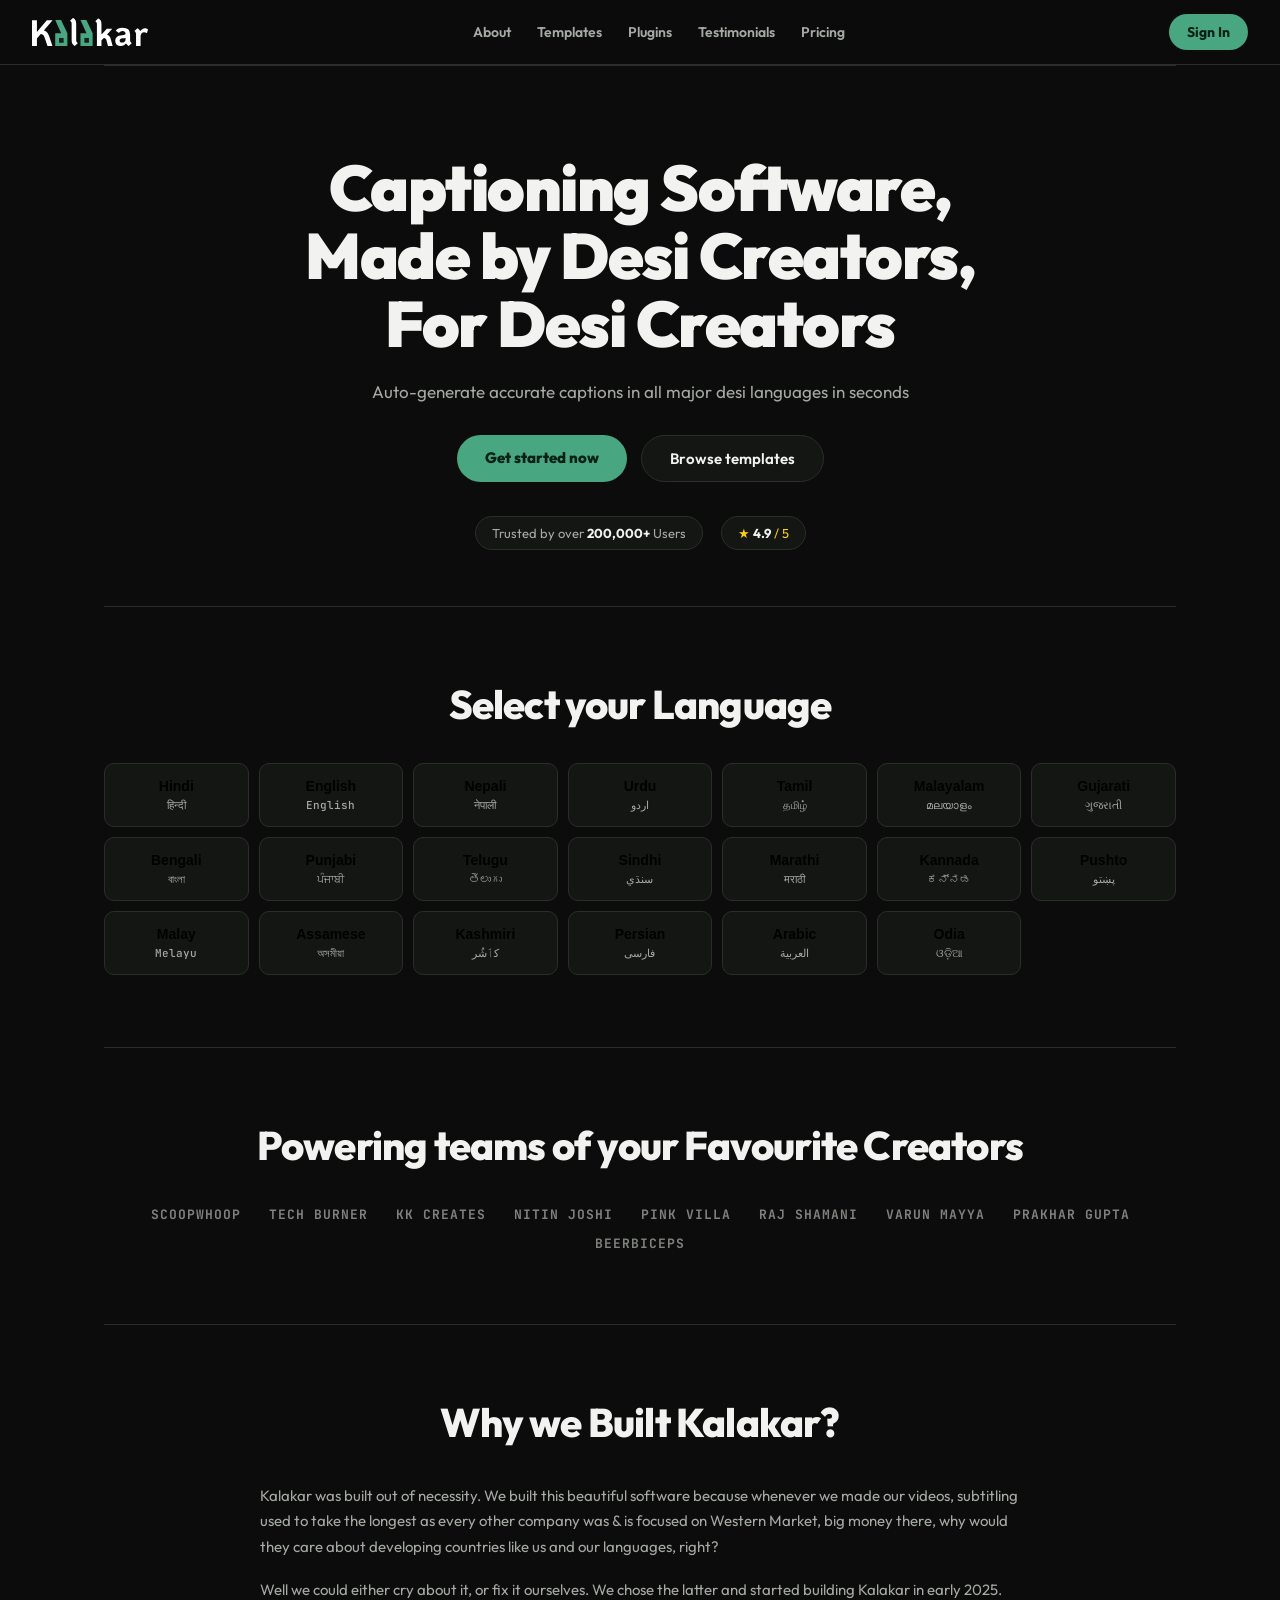
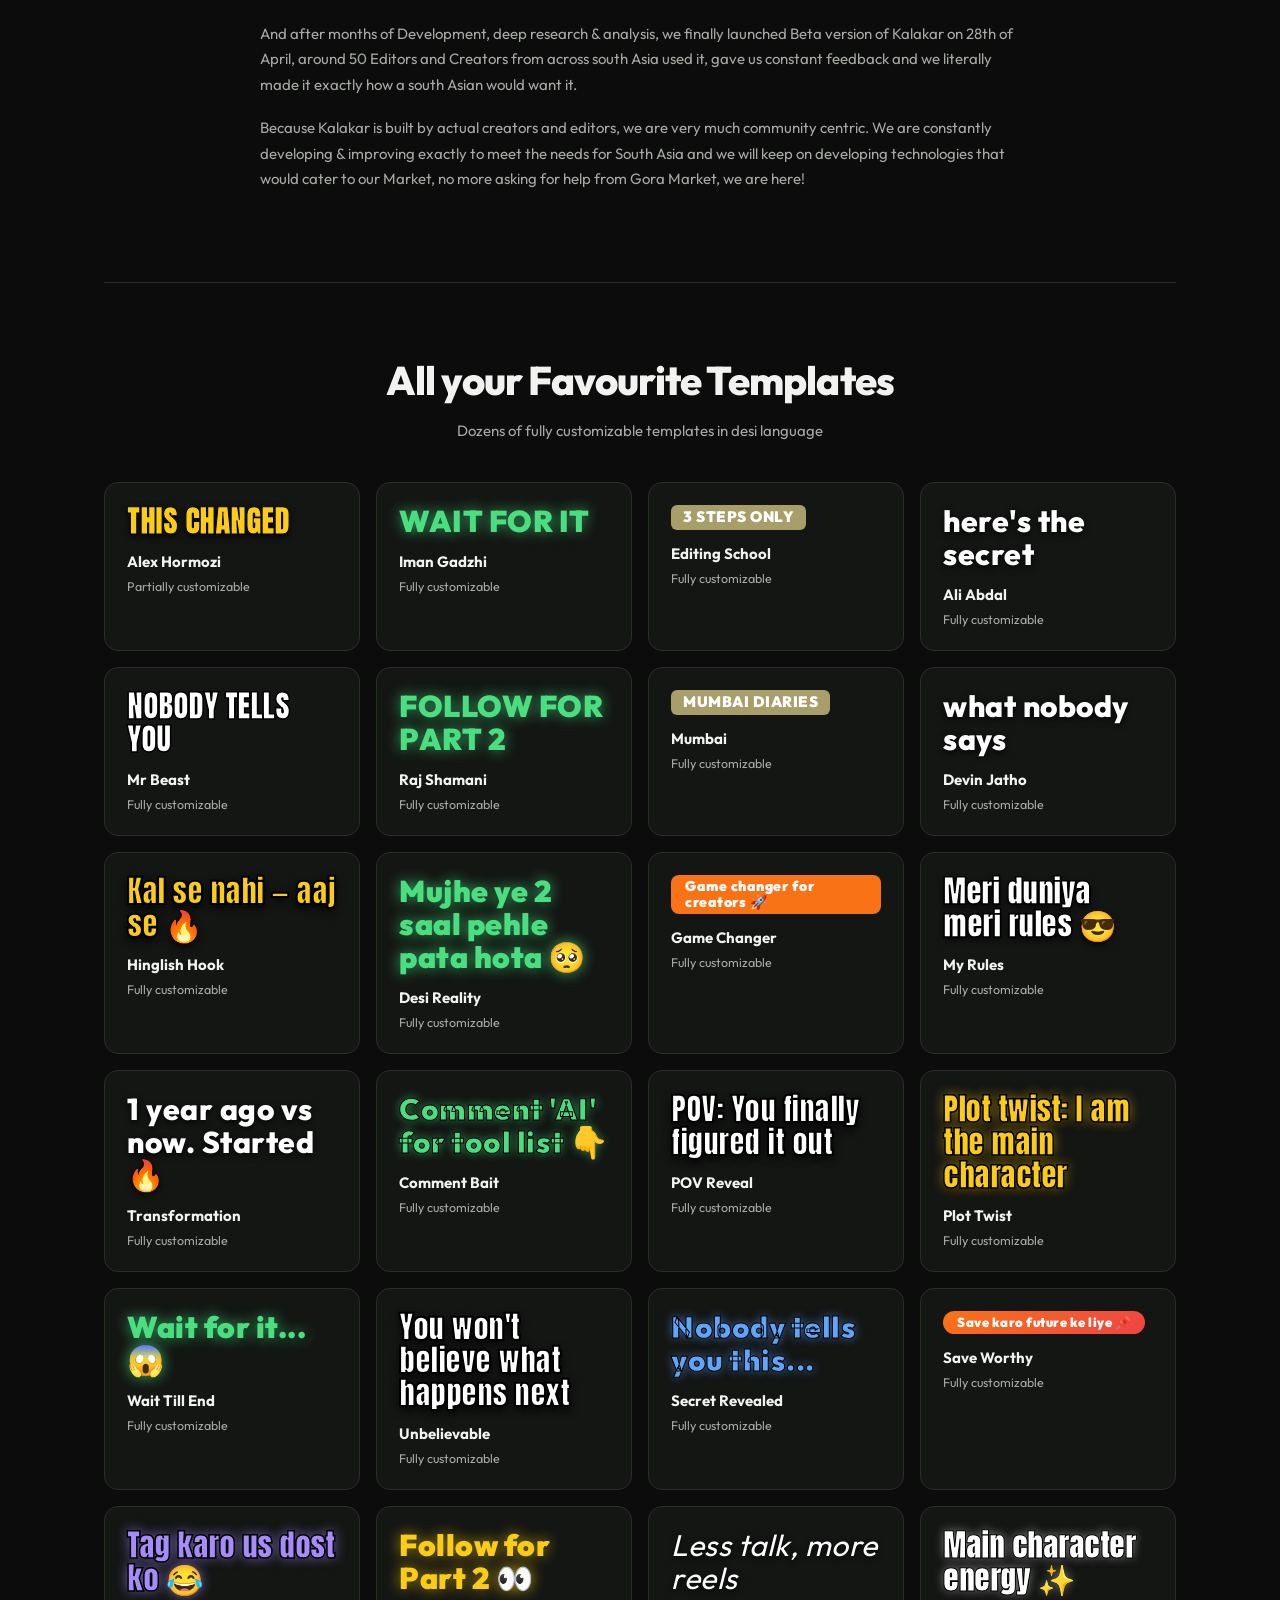
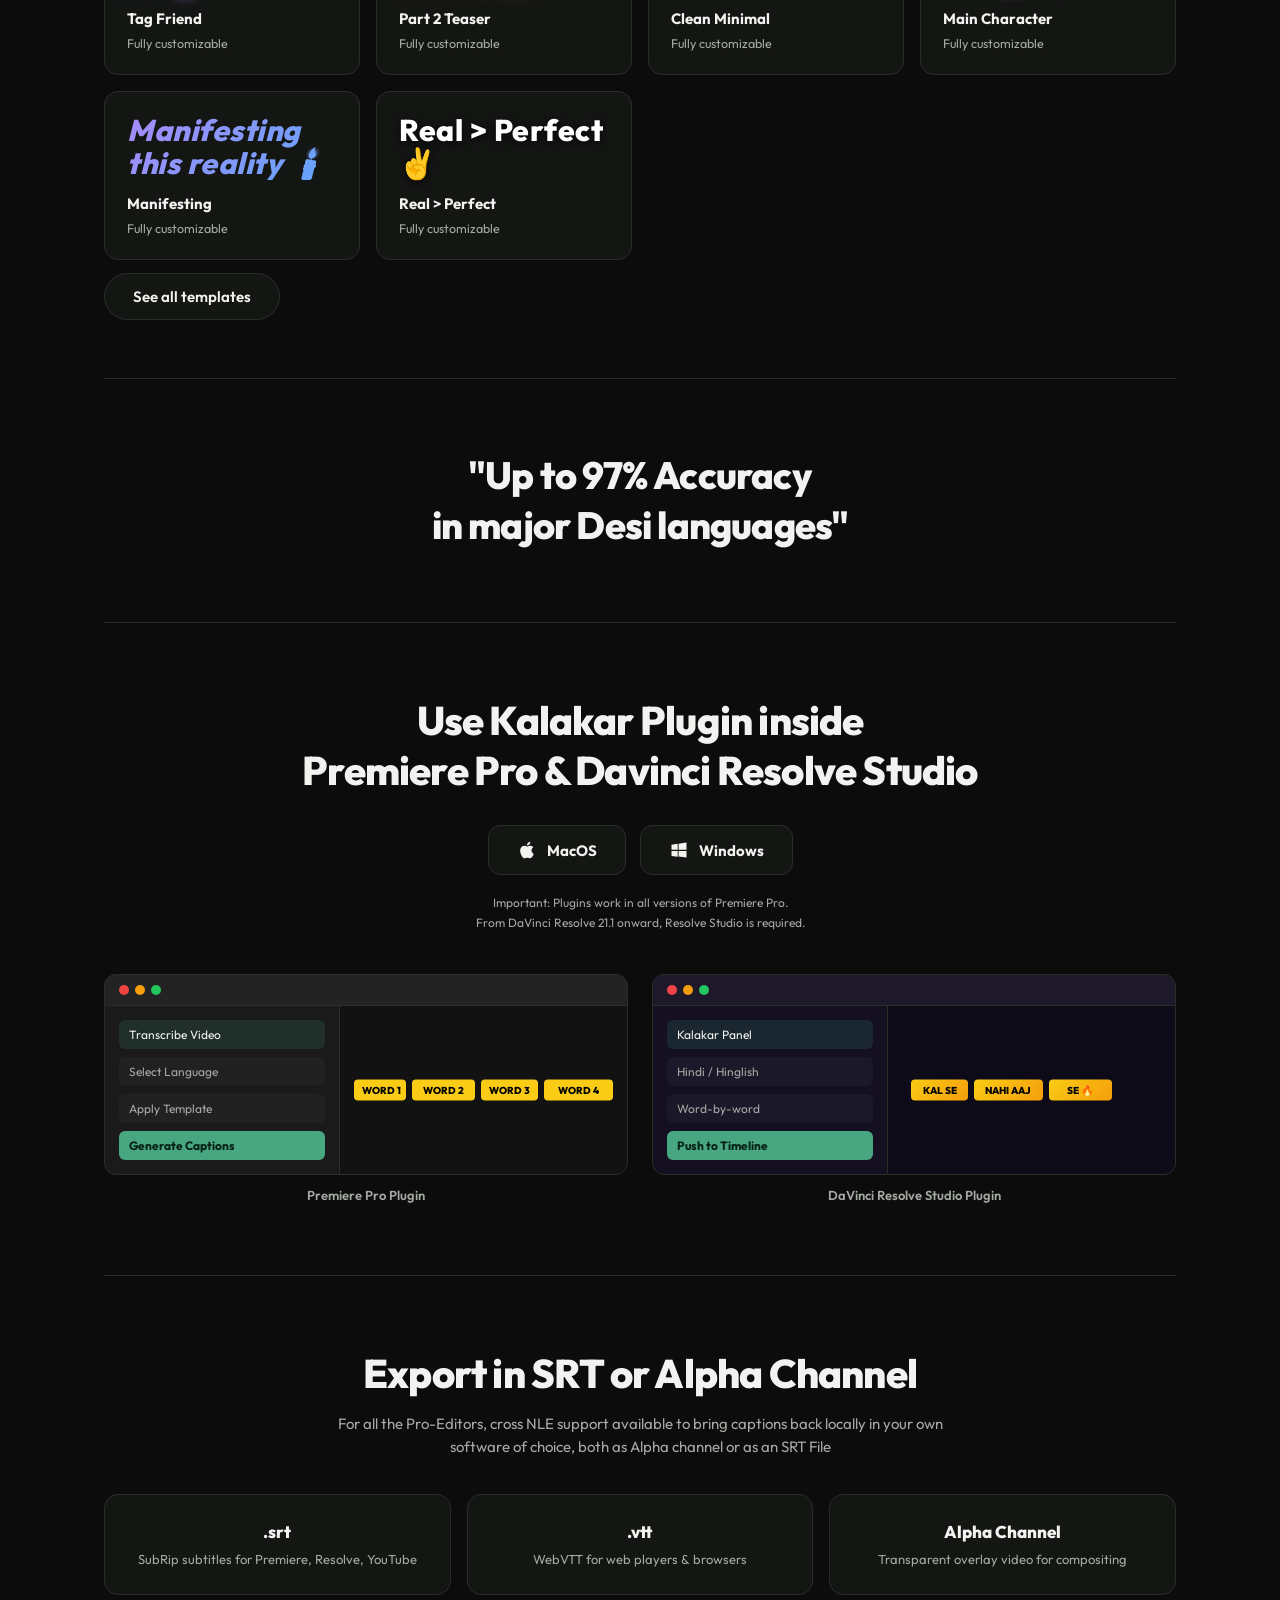
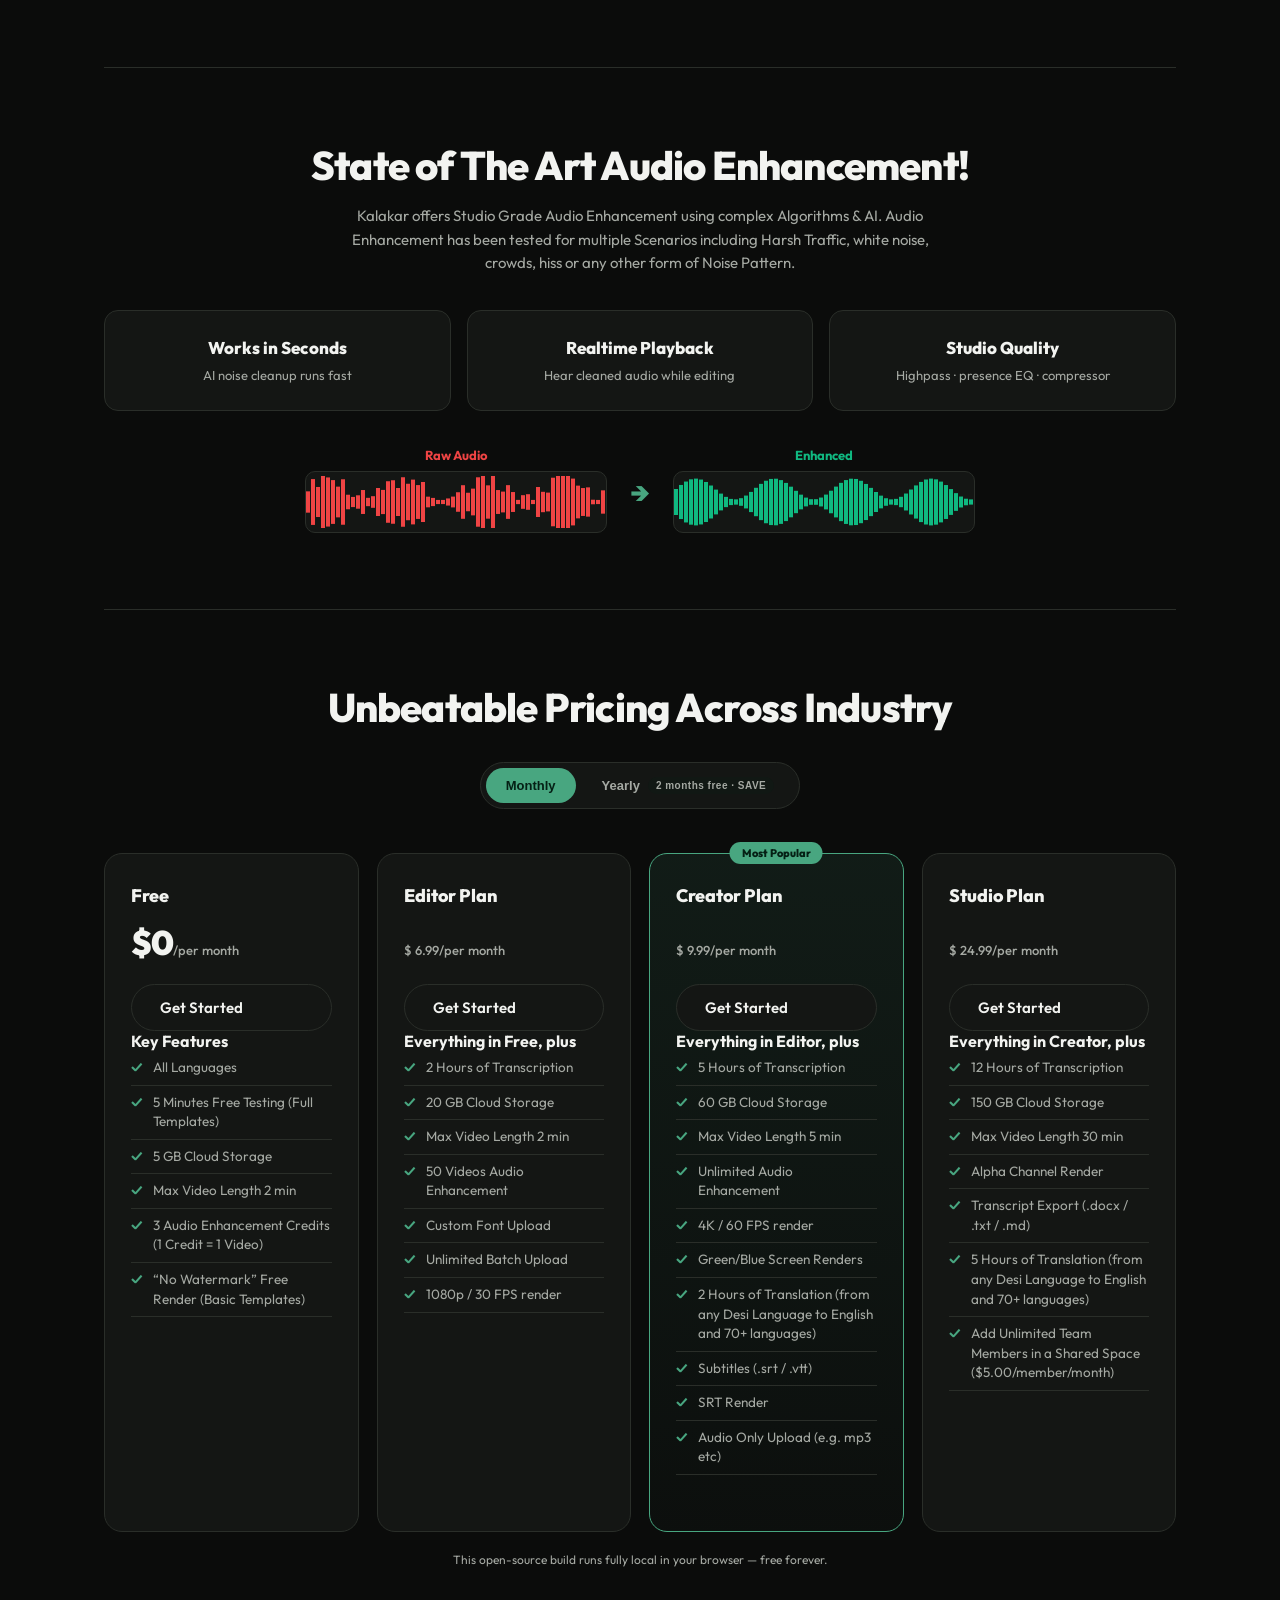
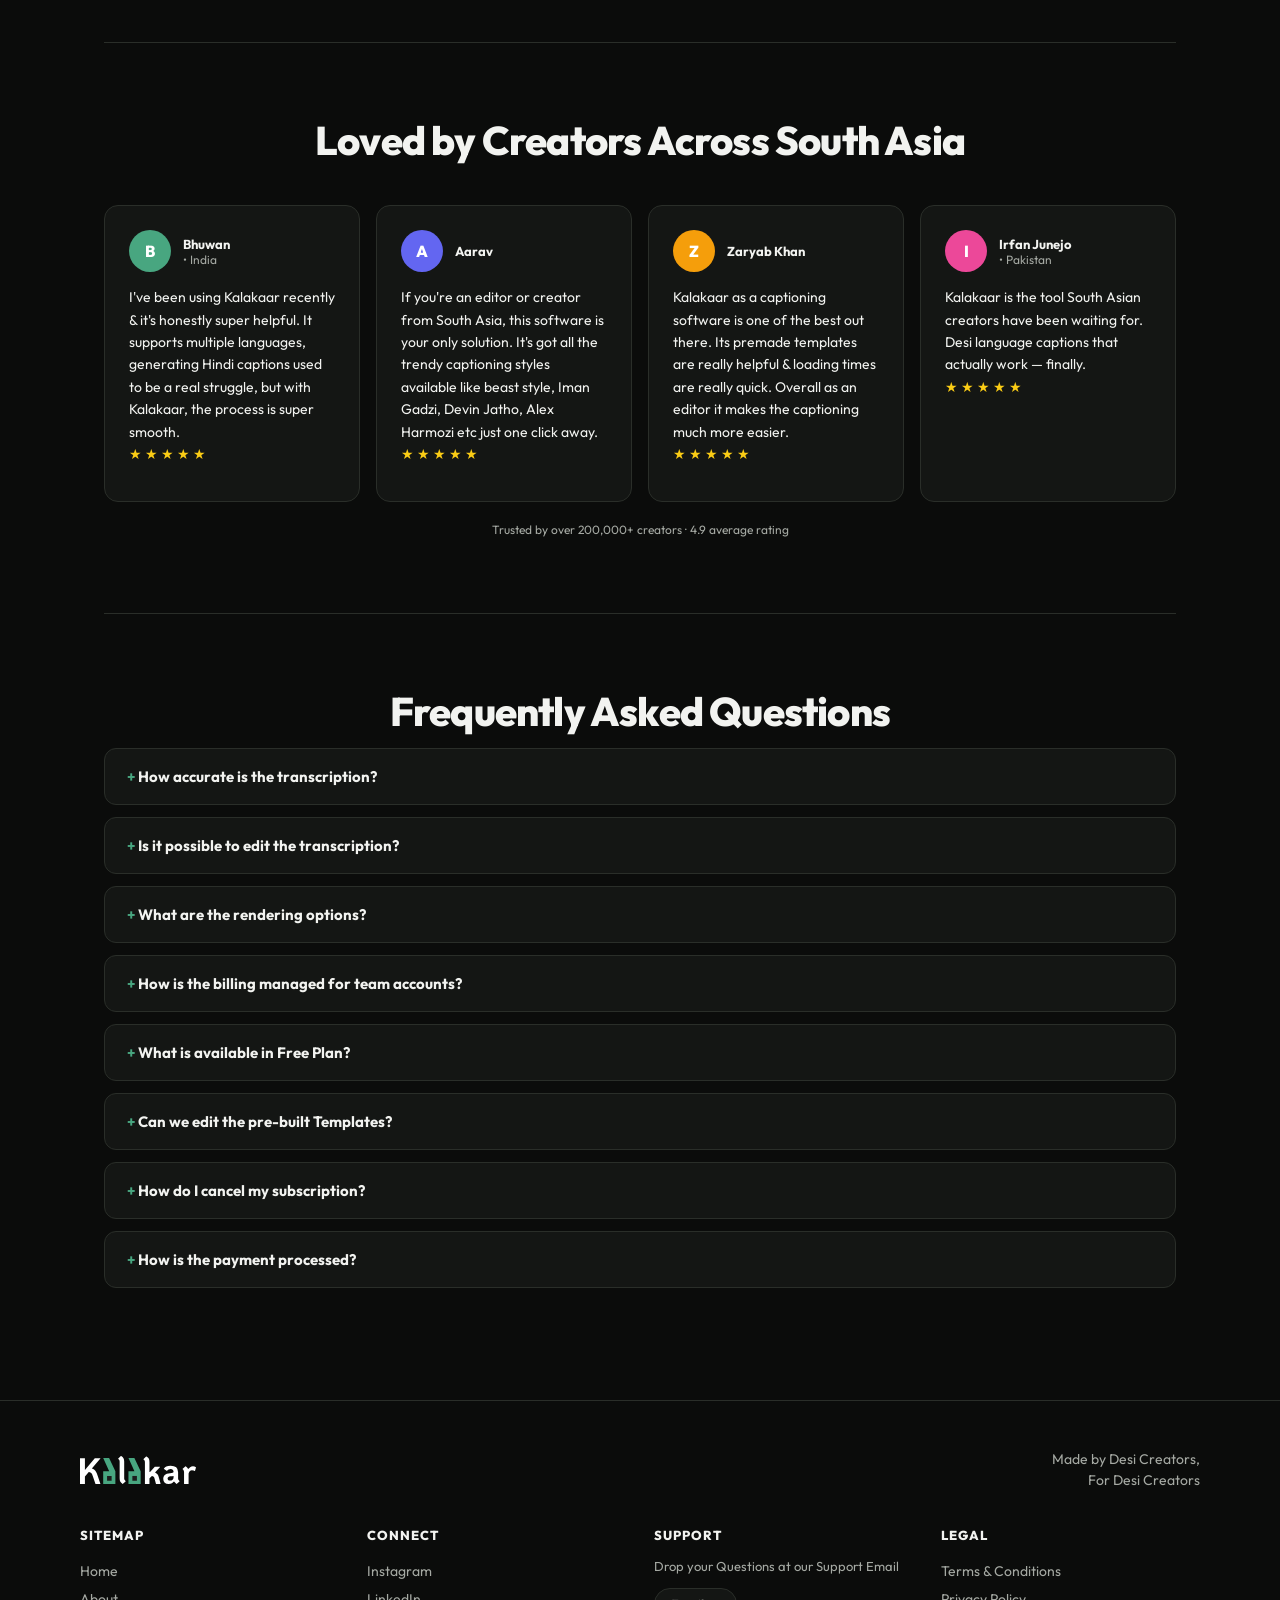
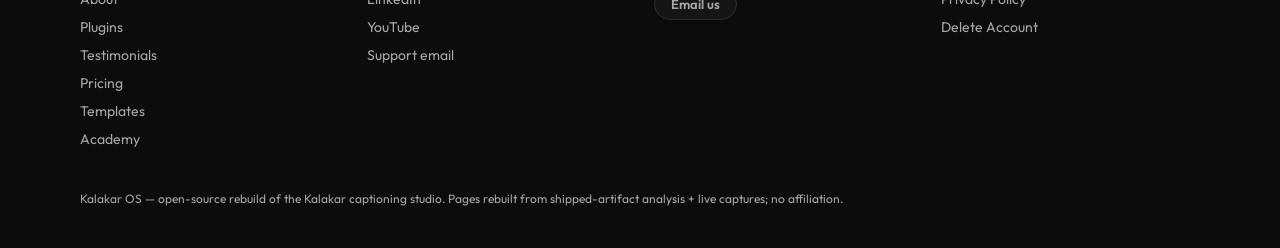
<file: index.html>
<!DOCTYPE html>
<html lang="en" data-theme="dark">
<head>
    <meta charset="UTF-8">
    <meta name="viewport" content="width=device-width, initial-scale=1.0">
    <title>Kalakar — Captioning Software, Made by Desi Creators, For Desi Creators</title>
    <link rel="stylesheet" href="https://fonts.googleapis.com/css2?family=Anton&family=Outfit:wght@400;600;800;900&family=JetBrains+Mono:wght@400;500;700&display=swap">
    <link rel="stylesheet" href="css/landing.css">
</head>
<body class="landing">
    <header class="landing-header">
        <a href="/" class="landing-logo">
            <svg xmlns="http://www.w3.org/2000/svg" width="116" height="28" fill="none" viewBox="0 0 116 28" aria-label="Kalakar">
                <path fill="#fff" d="M11.83 12.456q1.537.405 2.548 1.289 1.013.847 1.745 2.247.733 1.362 1.536 3.757L20.45 28h-4.956l-2.652-7.735q-.489-1.437-.908-2.174a3.4 3.4 0 0 0-1.116-1.289q-.733-.517-2.06-.736l-3.838 4.493V28H0V2.216h4.92V14.04l9.877-11.824h5.793z"/>
                <path fill="#48A680" d="M29.1 2.105h-5.91l5.991 13.097h-5.99V28h12.185V15.202z"/>
                <path fill="#1D1D1D" d="M27.09 19.94h4.549v4.802h-4.55z"/>
                <path fill="#fff" d="M42.992 27.847a.31.31 0 0 1-.36.045q-1.624-.917-2.283-2.065-.699-1.253-.698-3.463V5.714q0-.993-.384-1.62-.286-.514-.972-1.102a.37.37 0 0 1-.015-.541L40.846.084a.31.31 0 0 1 .36-.045q1.624.92 2.284 2.103.698 1.215.698 3.425v16.65q0 .995.349 1.62.315.514 1.006 1.103a.366.366 0 0 1 .016.54z"/>
                <path fill="#48A680" d="M54.372 2.105h-5.91l5.991 13.097h-5.99V28h12.185V15.202z"/>
                <path fill="#1D1D1D" d="M52.362 19.94h4.55v4.802h-4.55z"/>
                <path fill="#fff" d="M80.513 27.565c.058.219-.098.435-.313.435h-3.967a.33.33 0 0 1-.313-.251l-1.47-5.569q-.279-1.03-.837-1.51-.525-.485-1.729-.644a.31.31 0 0 0-.265.099l-2.066 2.213a.35.35 0 0 0-.093.24v5.079c0 .19-.145.343-.325.343h-3.887a.334.334 0 0 1-.325-.343v-21.5q0-.995-.384-1.62-.286-.514-.972-1.103a.37.37 0 0 1-.015-.541L66.119.526a.31.31 0 0 1 .36-.045q1.624.92 2.283 2.103.698 1.215.698 3.426v9.761c0 .308.355.46.558.239l4.79-5.218a.32.32 0 0 1 .234-.104h4.599c.288 0 .434.367.23.583l-4.601 4.92c-.177.188-.092.511.145.601q1.283.486 2.037 1.557.942 1.29 1.64 3.831zM98.094 22.217q0 .995.35 1.62.315.514 1.006 1.103a.366.366 0 0 1 .016.54l-2.567 2.367a.305.305 0 0 1-.36.045q-1.52-.864-2.258-2.072a.38.38 0 0 0-.612-.051 6.5 6.5 0 0 1-1.752 1.458q-1.326.773-3.28.773-2.478 0-3.944-1.326-1.466-1.364-1.466-3.83 0-2.211 1.082-3.39 1.117-1.216 2.548-1.657a16.7 16.7 0 0 1 3.176-.626l1.675-.185q1.011-.11 1.396-.368.418-.258.454-.847-.07-1.105-.699-1.879-.593-.773-2.303-.773-1.117 0-1.954.442-.743.392-1.515 1.22a.32.32 0 0 1-.427.046l-2.596-1.909a.34.34 0 0 1-.066-.484 6.6 6.6 0 0 1 2.335-1.857q1.536-.773 4.223-.773 7.538 0 7.538 6.446zm-8.306 2.357q1.814 0 2.792-.92a3.13 3.13 0 0 0 .978-2.321V20.28c0-.24-.23-.413-.451-.36q-.6.144-1.678.27l-1.047.11q-1.187.11-1.99.59-.802.443-.802 1.694 0 .958.593 1.474.593.515 1.605.515M112.978 10.246q1.689 0 2.893.892c.11.08.154.228.116.363l-.929 3.308a.335.335 0 0 1-.499.2 5 5 0 0 0-1.022-.49q-.663-.222-1.64-.222-2.285 0-3.299 3.19a.4.4 0 0 0-.017.107v10.063c0 .19-.145.343-.325.343h-3.887a.335.335 0 0 1-.325-.343V16.029q0-.995-.384-1.621-.285-.514-.972-1.102a.37.37 0 0 1-.015-.541l2.564-2.364a.31.31 0 0 1 .365-.043q1.049.612 1.688 1.287.425.449.707 1.006c.137.27.541.302.703.049a5.8 5.8 0 0 1 1.452-1.57q1.151-.885 2.826-.885"/>
            </svg>
        </a>
        <nav class="landing-nav">
            <a href="#about">About</a>
            <a href="#templates">Templates</a>
            <a href="#plugins">Plugins</a>
            <a href="#testimonials">Testimonials</a>
            <a href="#pricing">Pricing</a>
        </nav>
        <a href="/signin" class="landing-cta">Sign In</a>
    </header>

    <main>
        <!-- HERO -->
        <section class="hero">
            <h1>Captioning Software,<br>Made by Desi Creators,<br>For Desi Creators</h1>
            <p class="hero-sub">Auto-generate accurate captions in all major desi languages in seconds</p>
            <div class="hero-actions">
                <a href="/editor" class="btn-primary">Get started now</a>
                <a href="/templates" class="btn-ghost">Browse templates</a>
            </div>
            <div class="hero-trust">
                <span class="trust-badge">Trusted by over <strong>200,000+</strong> Users</span>
                <span class="trust-rating">★ <strong>4.9</strong> / 5</span>
            </div>
        </section>

        <!-- LANGUAGES -->
        <section class="languages" id="languages">
            <h2>Select your Language</h2>
            <div class="lang-grid" id="lang-grid"></div>
        </section>

        <!-- CREATOR LOGOS -->
        <section class="creators">
            <h2>Powering teams of your Favourite Creators</h2>
            <div class="creator-row" id="creator-row"></div>
        </section>

        <!-- ABOUT / WHY -->
        <section class="about" id="about">
            <h2>Why we Built Kalakar?</h2>
            <div class="about-story">
                <p>Kalakar was built out of necessity. We built this beautiful software because whenever we made our videos, subtitling used to take the longest as every other company was &amp; is focused on Western Market, big money there, why would they care about developing countries like us and our languages, right?</p>
                <p>Well we could either cry about it, or fix it ourselves. We chose the latter and started building Kalakar in early 2025.</p>
                <p>And after months of Development, deep research &amp; analysis, we finally launched Beta version of Kalakar on 28th of April, around 50 Editors and Creators from across south Asia used it, gave us constant feedback and we literally made it exactly how a south Asian would want it.</p>
                <p>Because Kalakar is built by actual creators and editors, we are very much community centric. We are constantly developing &amp; improving exactly to meet the needs for South Asia and we will keep on developing technologies that would cater to our Market, no more asking for help from Gora Market, we are here!</p>
            </div>
        </section>

        <!-- TEMPLATES -->
        <section class="templates" id="templates">
            <h2>All your Favourite Templates</h2>
            <p class="section-sub">Dozens of fully customizable templates in desi language</p>
            <div class="template-grid" id="template-grid"></div>
            <a href="/templates" class="btn-ghost">See all templates</a>
        </section>

        <!-- ACCURACY -->
        <section class="accuracy">
            <h2>"Up to 97% Accuracy<br>in major Desi languages"</h2>
        </section>

        <!-- PLUGINS -->
        <section class="plugins" id="plugins">
            <h2>Use Kalakar Plugin inside<br>Premiere Pro &amp; Davinci Resolve Studio</h2>
            <div class="plugin-download-row">
                <a href="https://app.kalakar.io/plugins" class="plugin-dl-btn" target="_blank" rel="noopener">
                    <svg width="20" height="20" viewBox="0 0 24 24" fill="currentColor"><path d="M18.71 19.5c-.83 1.24-1.71 2.45-3.05 2.47-1.34.03-1.77-.79-3.29-.79-1.53 0-2 .77-3.27.82-1.31.05-2.3-1.32-3.14-2.53C4.25 17 2.94 12.45 4.7 9.39c.87-1.52 2.43-2.48 4.12-2.51 1.28-.02 2.5.87 3.29.87.78 0 2.26-1.07 3.81-.91.65.03 2.47.26 3.64 1.98-.09.06-2.17 1.28-2.15 3.81.03 3.02 2.65 4.03 2.68 4.04-.03.07-.42 1.44-1.38 2.83M13 3.5c.73-.83 1.94-1.46 2.94-1.5.13 1.17-.34 2.35-1.04 3.19-.69.85-1.83 1.51-2.95 1.42-.15-1.15.41-2.35 1.05-3.11z"/></svg>
                    MacOS
                </a>
                <a href="https://app.kalakar.io/plugins" class="plugin-dl-btn" target="_blank" rel="noopener">
                    <svg width="20" height="20" viewBox="0 0 24 24" fill="currentColor"><path d="M3 5.617l7.445-1.02v7.055H3V5.617zm8.523-.98L21 3v8.652h-9.477V4.637zM3 13.092h7.445v7.086L3 19.127v-6.035zm8.523 0H21V21l-9.477-1.33v-6.578z"/></svg>
                    Windows
                </a>
            </div>
            <p class="section-note">Important: Plugins work in all versions of Premiere Pro.<br>From DaVinci Resolve 21.1 onward, Resolve Studio is required.</p>
            <div class="plugin-screenshots">
                <div class="plugin-shot">
                    <div class="shot-mock">
                        <div class="shot-titlebar"><span></span><span></span><span></span></div>
                        <div class="shot-body">
                            <div class="shot-panel">
                                <div class="shot-row active">Transcribe Video</div>
                                <div class="shot-row">Select Language</div>
                                <div class="shot-row">Apply Template</div>
                                <div class="shot-row accent">Generate Captions</div>
                            </div>
                            <div class="shot-timeline">
                                <div class="shot-cap" style="left:5%;width:18%">WORD 1</div>
                                <div class="shot-cap" style="left:25%;width:22%">WORD 2</div>
                                <div class="shot-cap" style="left:49%;width:20%">WORD 3</div>
                                <div class="shot-cap" style="left:71%;width:24%">WORD 4</div>
                            </div>
                        </div>
                    </div>
                    <p>Premiere Pro Plugin</p>
                </div>
                <div class="plugin-shot">
                    <div class="shot-mock resolve">
                        <div class="shot-titlebar"><span></span><span></span><span></span></div>
                        <div class="shot-body">
                            <div class="shot-panel">
                                <div class="shot-row active">Kalakar Panel</div>
                                <div class="shot-row">Hindi / Hinglish</div>
                                <div class="shot-row">Word-by-word</div>
                                <div class="shot-row accent">Push to Timeline</div>
                            </div>
                            <div class="shot-timeline">
                                <div class="shot-cap gold" style="left:8%;width:20%">KAL SE</div>
                                <div class="shot-cap gold" style="left:30%;width:24%">NAHI AAJ</div>
                                <div class="shot-cap gold" style="left:56%;width:22%">SE 🔥</div>
                            </div>
                        </div>
                    </div>
                    <p>DaVinci Resolve Studio Plugin</p>
                </div>
            </div>
        </section>

        <!-- SRT / ALPHA -->
        <section class="srt-alpha" id="export">
            <h2>Export in SRT or Alpha Channel</h2>
            <p class="section-sub">For all the Pro-Editors, cross NLE support available to bring captions back locally in your own software of choice, both as Alpha channel or as an SRT File</p>
            <div class="export-cards">
                <div class="export-card"><strong>.srt</strong><span>SubRip subtitles for Premiere, Resolve, YouTube</span></div>
                <div class="export-card"><strong>.vtt</strong><span>WebVTT for web players &amp; browsers</span></div>
                <div class="export-card"><strong>Alpha Channel</strong><span>Transparent overlay video for compositing</span></div>
            </div>
        </section>

        <!-- AUDIO -->
        <section class="audio" id="audio">
            <h2>State of The Art Audio Enhancement!</h2>
            <p class="section-sub">Kalakar offers Studio Grade Audio Enhancement using complex Algorithms &amp; AI. Audio Enhancement has been tested for multiple Scenarios including Harsh Traffic, white noise, crowds, hiss or any other form of Noise Pattern.</p>
            <div class="audio-cards">
                <div class="audio-card"><strong>Works in Seconds</strong><span>AI noise cleanup runs fast</span></div>
                <div class="audio-card"><strong>Realtime Playback</strong><span>Hear cleaned audio while editing</span></div>
                <div class="audio-card"><strong>Studio Quality</strong><span>Highpass · presence EQ · compressor</span></div>
            </div>
            <div class="audio-compare-widget">
                <div class="ac-side">
                    <span class="ac-label">Raw Audio</span>
                    <canvas id="ac-raw" class="ac-wave" width="300" height="60"></canvas>
                </div>
                <div class="ac-arrow">→</div>
                <div class="ac-side">
                    <span class="ac-label enhanced">Enhanced</span>
                    <canvas id="ac-clean" class="ac-wave" width="300" height="60"></canvas>
                </div>
            </div>
        </section>

        <!-- PRICING -->
        <section class="pricing" id="pricing">
            <h2>Unbeatable Pricing Across Industry</h2>
            <div class="billing-toggle">
                <button class="bill-btn active" data-bill="monthly">Monthly</button>
                <button class="bill-btn" data-bill="yearly">Yearly <span class="save-tag">2 months free · SAVE</span></button>
            </div>
            <div class="pricing-grid four">
                <div class="price-card">
                    <h3>Free</h3>
                    <div class="price">$0<span>/per month</span></div>
                    <a href="/editor" class="btn-ghost">Get Started</a>
                    <h4>Key Features</h4>
                    <ul>
                        <li>All Languages</li>
                        <li>5 Minutes Free Testing (Full Templates)</li>
                        <li>5 GB Cloud Storage</li>
                        <li>Max Video Length 2 min</li>
                        <li>3 Audio Enhancement Credits (1 Credit = 1 Video)</li>
                        <li>&ldquo;No Watermark&rdquo; Free Render (Basic Templates)</li>
                    </ul>
                </div>
                <div class="price-card">
                    <h3>Editor Plan</h3>
                    <div class="price"><span class="bill-amount" data-monthly="$ 6.99" data-yearly="$ 5.83">$ 6.99</span><span class="bill-period">/per month</span></div>
                    <a href="/editor" class="btn-ghost">Get Started</a>
                    <h4>Everything in Free, plus</h4>
                    <ul>
                        <li>2 Hours of Transcription</li>
                        <li>20 GB Cloud Storage</li>
                        <li>Max Video Length 2 min</li>
                        <li>50 Videos Audio Enhancement</li>
                        <li>Custom Font Upload</li>
                        <li>Unlimited Batch Upload</li>
                        <li>1080p / 30 FPS render</li>
                    </ul>
                </div>
                <div class="price-card popular">
                    <div class="popular-tag">Most Popular</div>
                    <h3>Creator Plan</h3>
                    <div class="price"><span class="bill-amount" data-monthly="$ 9.99" data-yearly="$ 8.33">$ 9.99</span><span class="bill-period">/per month</span></div>
                    <a href="/editor" class="btn-ghost">Get Started</a>
                    <h4>Everything in Editor, plus</h4>
                    <ul>
                        <li>5 Hours of Transcription</li>
                        <li>60 GB Cloud Storage</li>
                        <li>Max Video Length 5 min</li>
                        <li>Unlimited Audio Enhancement</li>
                        <li>4K / 60 FPS render</li>
                        <li>Green/Blue Screen Renders</li>
                        <li>2 Hours of Translation (from any Desi Language to English and 70+ languages)</li>
                        <li>Subtitles (.srt / .vtt)</li>
                        <li>SRT Render</li>
                        <li>Audio Only Upload (e.g. mp3 etc)</li>
                    </ul>
                </div>
                <div class="price-card">
                    <h3>Studio Plan</h3>
                    <div class="price"><span class="bill-amount" data-monthly="$ 24.99" data-yearly="$ 20.83">$ 24.99</span><span class="bill-period">/per month</span></div>
                    <a href="/editor" class="btn-ghost">Get Started</a>
                    <h4>Everything in Creator, plus</h4>
                    <ul>
                        <li>12 Hours of Transcription</li>
                        <li>150 GB Cloud Storage</li>
                        <li>Max Video Length 30 min</li>
                        <li>Alpha Channel Render</li>
                        <li>Transcript Export (.docx / .txt / .md)</li>
                        <li>5 Hours of Translation (from any Desi Language to English and 70+ languages)</li>
                        <li>Add Unlimited Team Members in a Shared Space ($5.00/member/month)</li>
                    </ul>
                </div>
            </div>
            <p class="section-note">This open-source build runs fully local in your browser — free forever.</p>
        </section>

        <!-- TESTIMONIALS -->
        <section class="testimonials" id="testimonials">
            <h2>Loved by Creators Across South Asia</h2>
            <div class="testimonial-grid">
                <div class="testimonial-card">
                    <div class="t-author">
                        <div class="t-avatar" style="background:#48A680">B</div>
                        <div><strong>Bhuwan</strong><span>• India</span></div>
                    </div>
                    <p>I've been using Kalakaar recently &amp; it's honestly super helpful. It supports multiple languages, generating Hindi captions used to be a real struggle, but with Kalakaar, the process is super smooth.</p>
                    <p class="t-stars">★★★★★</p>
                </div>
                <div class="testimonial-card">
                    <div class="t-author">
                        <div class="t-avatar" style="background:#6366f1">A</div>
                        <div><strong>Aarav</strong><span></span></div>
                    </div>
                    <p>If you're an editor or creator from South Asia, this software is your only solution. It's got all the trendy captioning styles available like beast style, Iman Gadzi, Devin Jatho, Alex Harmozi etc just one click away.</p>
                    <p class="t-stars">★★★★★</p>
                </div>
                <div class="testimonial-card">
                    <div class="t-author">
                        <div class="t-avatar" style="background:#f59e0b">Z</div>
                        <div><strong>Zaryab Khan</strong><span></span></div>
                    </div>
                    <p>Kalakaar as a captioning software is one of the best out there. Its premade templates are really helpful &amp; loading times are really quick. Overall as an editor it makes the captioning much more easier.</p>
                    <p class="t-stars">★★★★★</p>
                </div>
                <div class="testimonial-card">
                    <div class="t-author">
                        <div class="t-avatar" style="background:#ec4899">I</div>
                        <div><strong>Irfan Junejo</strong><span>• Pakistan</span></div>
                    </div>
                    <p>Kalakaar is the tool South Asian creators have been waiting for. Desi language captions that actually work — finally.</p>
                    <p class="t-stars">★★★★★</p>
                </div>
            </div>
            <p class="section-note">Trusted by over 200,000+ creators &middot; 4.9 average rating</p>
        </section>

        <!-- FAQ -->
        <section class="faq" id="faq">
            <h2>Frequently Asked Questions</h2>
            <details>
                <summary>How accurate is the transcription?</summary>
                <p>Kalakar delivers up to 97% accuracy in major Desi languages including Hindi, Tamil, Bengali, Urdu, Marathi, Telugu, Gujarati, Punjabi, Malayalam and Kannada. The open-source build uses Whisper (via Transformers.js) running locally in your browser — accuracy improves further with the Small model.</p>
            </details>
            <details>
                <summary>Is it possible to edit the transcription?</summary>
                <p>Yes. Every generated caption is fully editable — change the text, adjust timing on the timeline, restyle with any template, and re-export. Word-level karaoke timing is preserved as you edit.</p>
            </details>
            <details>
                <summary>What are the rendering options?</summary>
                <p>Export as SRT (.srt), WebVTT (.vtt), a rendered WebM video with burned-in captions, or a transparent Alpha-channel overlay for compositing in Premiere Pro or DaVinci Resolve.</p>
            </details>
            <details>
                <summary>How is the billing managed for team accounts?</summary>
                <p>Studio plans include a Shared Space where you can add unlimited team members at $5.00/member/month. Billing is centralized on the owner's account with per-seat transparency.</p>
            </details>
            <details>
                <summary>What is available in Free Plan?</summary>
                <p>All 20 languages, 5 minutes of free testing with full templates, 5 GB cloud storage, max 2-minute video length, 3 audio enhancement credits, and watermark-free render with basic templates.</p>
            </details>
            <details>
                <summary>Can we edit the pre-built Templates?</summary>
                <p>Yes. All templates are fully customizable — change fonts, colors, stroke, background pill, timing and word grouping. Alex Harmozi style is partially customizable; all others are fully customizable.</p>
            </details>
            <details>
                <summary>How do I cancel my subscription?</summary>
                <p>Go to Settings → Billing → Cancel Subscription. Your plan remains active until the end of the current billing period. No questions asked.</p>
            </details>
            <details>
                <summary>How is the payment processed?</summary>
                <p>Payments are processed securely via Stripe. We support international cards, UPI and regional payment methods across South Asia.</p>
            </details>
        </section>
    </main>

    <footer class="landing-footer">
        <div class="footer-top">
            <a href="/" class="landing-logo">
                <svg xmlns="http://www.w3.org/2000/svg" width="116" height="28" fill="none" viewBox="0 0 116 28" aria-label="Kalakar">
                    <path fill="#fff" d="M11.83 12.456q1.537.405 2.548 1.289 1.013.847 1.745 2.247.733 1.362 1.536 3.757L20.45 28h-4.956l-2.652-7.735q-.489-1.437-.908-2.174a3.4 3.4 0 0 0-1.116-1.289q-.733-.517-2.06-.736l-3.838 4.493V28H0V2.216h4.92V14.04l9.877-11.824h5.793z"/>
                    <path fill="#48A680" d="M29.1 2.105h-5.91l5.991 13.097h-5.99V28h12.185V15.202z"/>
                    <path fill="#1D1D1D" d="M27.09 19.94h4.549v4.802h-4.55z"/>
                    <path fill="#fff" d="M42.992 27.847a.31.31 0 0 1-.36.045q-1.624-.917-2.283-2.065-.699-1.253-.698-3.463V5.714q0-.993-.384-1.62-.286-.514-.972-1.102a.37.37 0 0 1-.015-.541L40.846.084a.31.31 0 0 1 .36-.045q1.624.92 2.284 2.103.698 1.215.698 3.425v16.65q0 .995.349 1.62.315.514 1.006 1.103a.366.366 0 0 1 .016.54z"/>
                    <path fill="#48A680" d="M54.372 2.105h-5.91l5.991 13.097h-5.99V28h12.185V15.202z"/>
                    <path fill="#1D1D1D" d="M52.362 19.94h4.55v4.802h-4.55z"/>
                    <path fill="#fff" d="M80.513 27.565c.058.219-.098.435-.313.435h-3.967a.33.33 0 0 1-.313-.251l-1.47-5.569q-.279-1.03-.837-1.51-.525-.485-1.729-.644a.31.31 0 0 0-.265.099l-2.066 2.213a.35.35 0 0 0-.093.24v5.079c0 .19-.145.343-.325.343h-3.887a.334.334 0 0 1-.325-.343v-21.5q0-.995-.384-1.62-.286-.514-.972-1.103a.37.37 0 0 1-.015-.541L66.119.526a.31.31 0 0 1 .36-.045q1.624.92 2.283 2.103.698 1.215.698 3.426v9.761c0 .308.355.46.558.239l4.79-5.218a.32.32 0 0 1 .234-.104h4.599c.288 0 .434.367.23.583l-4.601 4.92c-.177.188-.092.511.145.601q1.283.486 2.037 1.557.942 1.29 1.64 3.831zM98.094 22.217q0 .995.35 1.62.315.514 1.006 1.103a.366.366 0 0 1 .016.54l-2.567 2.367a.305.305 0 0 1-.36.045q-1.52-.864-2.258-2.072a.38.38 0 0 0-.612-.051 6.5 6.5 0 0 1-1.752 1.458q-1.326.773-3.28.773-2.478 0-3.944-1.326-1.466-1.364-1.466-3.83 0-2.211 1.082-3.39 1.117-1.216 2.548-1.657a16.7 16.7 0 0 1 3.176-.626l1.675-.185q1.011-.11 1.396-.368.418-.258.454-.847-.07-1.105-.699-1.879-.593-.773-2.303-.773-1.117 0-1.954.442-.743.392-1.515 1.22a.32.32 0 0 1-.427.046l-2.596-1.909a.34.34 0 0 1-.066-.484 6.6 6.6 0 0 1 2.335-1.857q1.536-.773 4.223-.773 7.538 0 7.538 6.446zm-8.306 2.357q1.814 0 2.792-.92a3.13 3.13 0 0 0 .978-2.321V20.28c0-.24-.23-.413-.451-.36q-.6.144-1.678.27l-1.047.11q-1.187.11-1.99.59-.802.443-.802 1.694 0 .958.593 1.474.593.515 1.605.515M112.978 10.246q1.689 0 2.893.892c.11.08.154.228.116.363l-.929 3.308a.335.335 0 0 1-.499.2 5 5 0 0 0-1.022-.49q-.663-.222-1.64-.222-2.285 0-3.299 3.19a.4.4 0 0 0-.017.107v10.063c0 .19-.145.343-.325.343h-3.887a.335.335 0 0 1-.325-.343V16.029q0-.995-.384-1.621-.285-.514-.972-1.102a.37.37 0 0 1-.015-.541l2.564-2.364a.31.31 0 0 1 .365-.043q1.049.612 1.688 1.287.425.449.707 1.006c.137.27.541.302.703.049a5.8 5.8 0 0 1 1.452-1.57q1.151-.885 2.826-.885"/>
                </svg>
            </a>
            <p class="footer-tagline">Made by Desi Creators,<br>For Desi Creators</p>
        </div>
        <div class="footer-grid">
            <div>
                <h4>Sitemap</h4>
                <a href="/">Home</a>
                <a href="#about">About</a>
                <a href="#plugins">Plugins</a>
                <a href="#testimonials">Testimonials</a>
                <a href="#pricing">Pricing</a>
                <a href="/templates">Templates</a>
                <a href="/academy">Academy</a>
            </div>
            <div>
                <h4>Connect</h4>
                <a href="https://www.instagram.com/kalakar_app/" target="_blank" rel="noopener">Instagram</a>
                <a href="https://www.linkedin.com/company/kalakarr" target="_blank" rel="noopener">LinkedIn</a>
                <a href="https://www.youtube.com/@kalakar_app" target="_blank" rel="noopener">YouTube</a>
                <a href="mailto:support@kalakar.io">Support email</a>
            </div>
            <div>
                <h4>Support</h4>
                <p class="footer-note-sm">Drop your Questions at our Support Email</p>
                <a href="mailto:support@kalakar.io" class="btn-ghost small">Email us</a>
            </div>
            <div>
                <h4>Legal</h4>
                <a href="/termsandconditions">Terms &amp; Conditions</a>
                <a href="/privacypolicy">Privacy Policy</a>
                <a href="/delete-account">Delete Account</a>
            </div>
        </div>
        <p class="footer-note">Kalakar OS — open-source rebuild of the Kalakar captioning studio. Pages rebuilt from shipped-artifact analysis + live captures; no affiliation.</p>
    </footer>

    <script src="js/landing.js"></script>
</body>
</html>
</file>
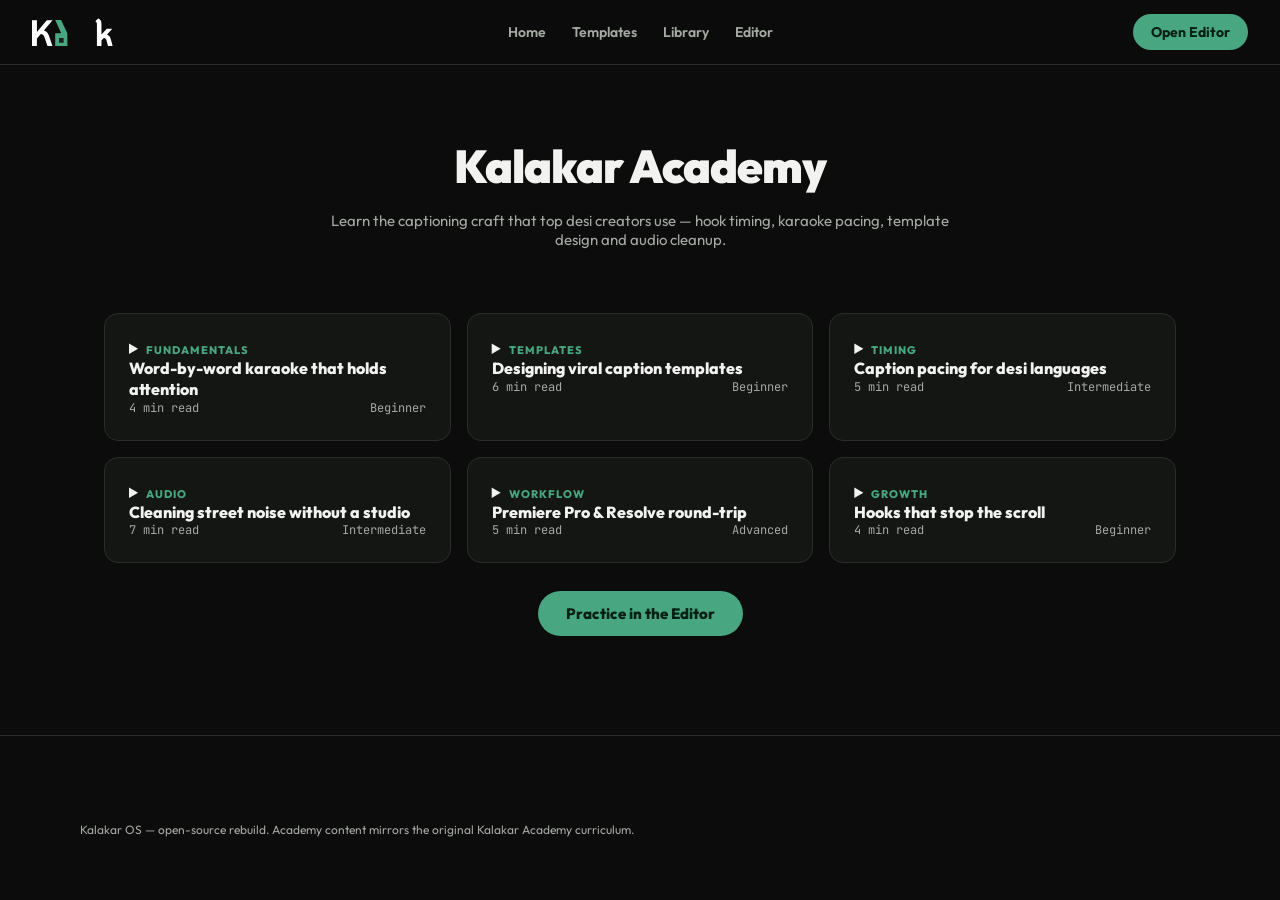
<file: academy.html>
<!DOCTYPE html>
<html lang="en" data-theme="dark">
<head>
    <meta charset="UTF-8">
    <meta name="viewport" content="width=device-width, initial-scale=1.0">
    <title>Kalakar — Academy</title>
    <link rel="stylesheet" href="https://fonts.googleapis.com/css2?family=Anton&family=Outfit:wght@600;800;900&family=JetBrains+Mono:wght@400;500;700&display=swap">
    <link rel="stylesheet" href="css/landing.css">
    <style>
        .academy-hero { text-align: center; padding: 72px 0 20px; }
        .academy-hero h1 { font-size: clamp(30px, 4vw, 46px); font-weight: 900; letter-spacing: -1px; }
        .academy-hero p { color: var(--text-dim); margin-top: 16px; font-size: 15px; max-width: 620px; margin-left: auto; margin-right: auto; }
        .lesson-grid { display: grid; grid-template-columns: repeat(auto-fill, minmax(260px, 1fr)); gap: 16px; margin: 44px 0 20px; }
        .lesson-card { background: var(--surface); border: 1px solid var(--border); border-radius: 14px; padding: 24px; display: flex; flex-direction: column; gap: 10px; }
        .lesson-tag { color: var(--green); font-size: 11px; font-weight: 800; letter-spacing: 1px; text-transform: uppercase; }
        .lesson-card h3 { font-size: 16px; font-weight: 800; line-height: 1.3; }
        .lesson-card p { color: var(--text-dim); font-size: 13px; line-height: 1.6; flex: 1; }
        .lesson-meta { display: flex; justify-content: space-between; align-items: center; font-size: 12px; color: var(--text-dim); font-family: var(--font-mono); }
    </style>
</head>
<body class="landing">
    <header class="landing-header">
        <a href="/" class="landing-logo">
            <svg xmlns="http://www.w3.org/2000/svg" width="116" height="28" fill="none" viewBox="0 0 116 28" aria-label="Kalakar">
                <path fill="#fff" d="M11.83 12.456q1.537.405 2.548 1.289 1.013.847 1.745 2.247.733 1.362 1.536 3.757L20.45 28h-4.956l-2.652-7.735q-.489-1.437-.908-2.174a3.4 3.4 0 0 0-1.116-1.289q-.733-.517-2.06-.736l-3.838 4.493V28H0V2.216h4.92V14.04l9.877-11.824h5.793z"/>
                <path fill="#48A680" d="M29.1 2.105h-5.91l5.991 13.097h-5.99V28h12.185V15.202z"/>
                <path fill="#1D1D1D" d="M27.09 19.94h4.549v4.802h-4.55z"/>
                <path fill="#fff" d="M80.513 27.565c.058.219-.098.435-.313.435h-3.967a.33.33 0 0 1-.313-.251l-1.47-5.569q-.279-1.03-.837-1.51-.525-.485-1.729-.644a.31.31 0 0 0-.265.099l-2.066 2.213a.35.35 0 0 0-.093.24v5.079c0 .19-.145.343-.325.343h-3.887a.334.334 0 0 1-.325-.343v-21.5q0-.995-.384-1.62-.286-.514-.972-1.103a.37.37 0 0 1-.015-.541L66.119.526a.31.31 0 0 1 .36-.045q1.624.92 2.283 2.103.698 1.215.698 3.426v9.761c0 .308.355.46.558.239l4.79-5.218a.32.32 0 0 1 .234-.104h4.599c.288 0 .434.367.23.583l-4.601 4.92c-.177.188-.092.511.145.601q1.283.486 2.037 1.557.942 1.29 1.64 3.831z"/>
            </svg>
        </a>
        <nav class="landing-nav">
            <a href="/">Home</a>
            <a href="/templates">Templates</a>
            <a href="/library">Library</a>
            <a href="/editor">Editor</a>
        </nav>
        <a href="/editor" class="landing-cta">Open Editor</a>
    </header>

    <main>
        <div class="academy-hero">
            <h1>Kalakar Academy</h1>
            <p>Learn the captioning craft that top desi creators use — hook timing, karaoke pacing, template design and audio cleanup.</p>
        </div>

        <div class="lesson-grid">
            <details class="lesson-card">
                <summary>
                    <span class="lesson-tag">Fundamentals</span>
                    <h3>Word-by-word karaoke that holds attention</h3>
                    <div class="lesson-meta"><span>4 min read</span><span>Beginner</span></div>
                </summary>
                <p>Why highlighting each word as it's spoken increases watch time, and how to time captions on the Kalakar timeline. Word-by-word karaoke keeps viewers glued because their eyes track the highlight, matching the audio rhythm. On the Kalakar timeline, add a caption, set start/end times, and the "Word by Word" mode auto-highlights each word in sequence.</p>
            </details>
            <details class="lesson-card">
                <summary>
                    <span class="lesson-tag">Templates</span>
                    <h3>Designing viral caption templates</h3>
                    <div class="lesson-meta"><span>6 min read</span><span>Beginner</span></div>
                </summary>
                <p>Anatomy of the Hormozi pop, Neon Punch and Boxed Pill styles — outline, highlight color and background pill. Hormozi Pop uses thick black stroke + yellow highlight; Neon Punch adds a glowing drop shadow; Boxed Pill wraps each word in a rounded rectangle. Open the Templates tab in the editor and click any card to apply the full style.</p>
            </details>
            <details class="lesson-card">
                <summary>
                    <span class="lesson-tag">Timing</span>
                    <h3>Caption pacing for desi languages</h3>
                    <div class="lesson-meta"><span>5 min read</span><span>Intermediate</span></div>
                </summary>
                <p>Hindi, Tamil and Bengali sentences run longer — split captions across the timeline without losing sync. Keep each caption block to 3–5 words for reels, or 6–8 words for long-form. Drag block edges on the timeline to trim; drag the block itself to shift timing. The Auto Caption tool groups words automatically at 5 words per cue.</p>
            </details>
            <details class="lesson-card">
                <summary>
                    <span class="lesson-tag">Audio</span>
                    <h3>Cleaning street noise without a studio</h3>
                    <div class="lesson-meta"><span>7 min read</span><span>Intermediate</span></div>
                </summary>
                <p>How highpass, presence EQ and compression rescue captions shot in traffic, crowds or markets. Toggle "AI Noise Cleanup" in the Audio panel: a 90 Hz highpass removes rumble, a 3 kHz presence boost lifts the voice, and a 4:1 compressor evens levels. Apply it on playback and it carries into your export.</p>
            </details>
            <details class="lesson-card">
                <summary>
                    <span class="lesson-tag">Workflow</span>
                    <h3>Premiere Pro &amp; Resolve round-trip</h3>
                    <div class="lesson-meta"><span>5 min read</span><span>Advanced</span></div>
                </summary>
                <p>Export SRT, import into your NLE, keep styles native — plus alpha channel workflows for overlays. In Kalakar, hit "Download SRT", then drag the file onto your Premiere or Resolve timeline. For styled overlays, enable "Alpha Channel" in the Export panel to render a transparent WebM you can composite over any footage.</p>
            </details>
            <details class="lesson-card">
                <summary>
                    <span class="lesson-tag">Growth</span>
                    <h3>Hooks that stop the scroll</h3>
                    <div class="lesson-meta"><span>4 min read</span><span>Beginner</span></div>
                </summary>
                <p>Pattern-interrupt captions in the first 3 seconds: what the 200,000+ creators on Kalakar are using right now. Open with a bold claim ("This changed everything"), a POV framing ("POV: You finally figured it out"), or a curiosity gap ("Wait for it…"). The Templates tab has ready-made hook styles — click one and type your line.</p>
            </details>
        </div>

        <section style="border-top:none; padding-top:20px; text-align:center;">
            <a href="/editor" class="btn-primary">Practice in the Editor</a>
        </section>
    </main>

    <footer class="landing-footer">
        <p class="footer-note">Kalakar OS — open-source rebuild. Academy content mirrors the original Kalakar Academy curriculum.</p>
    </footer>
</body>
</html>
</file>
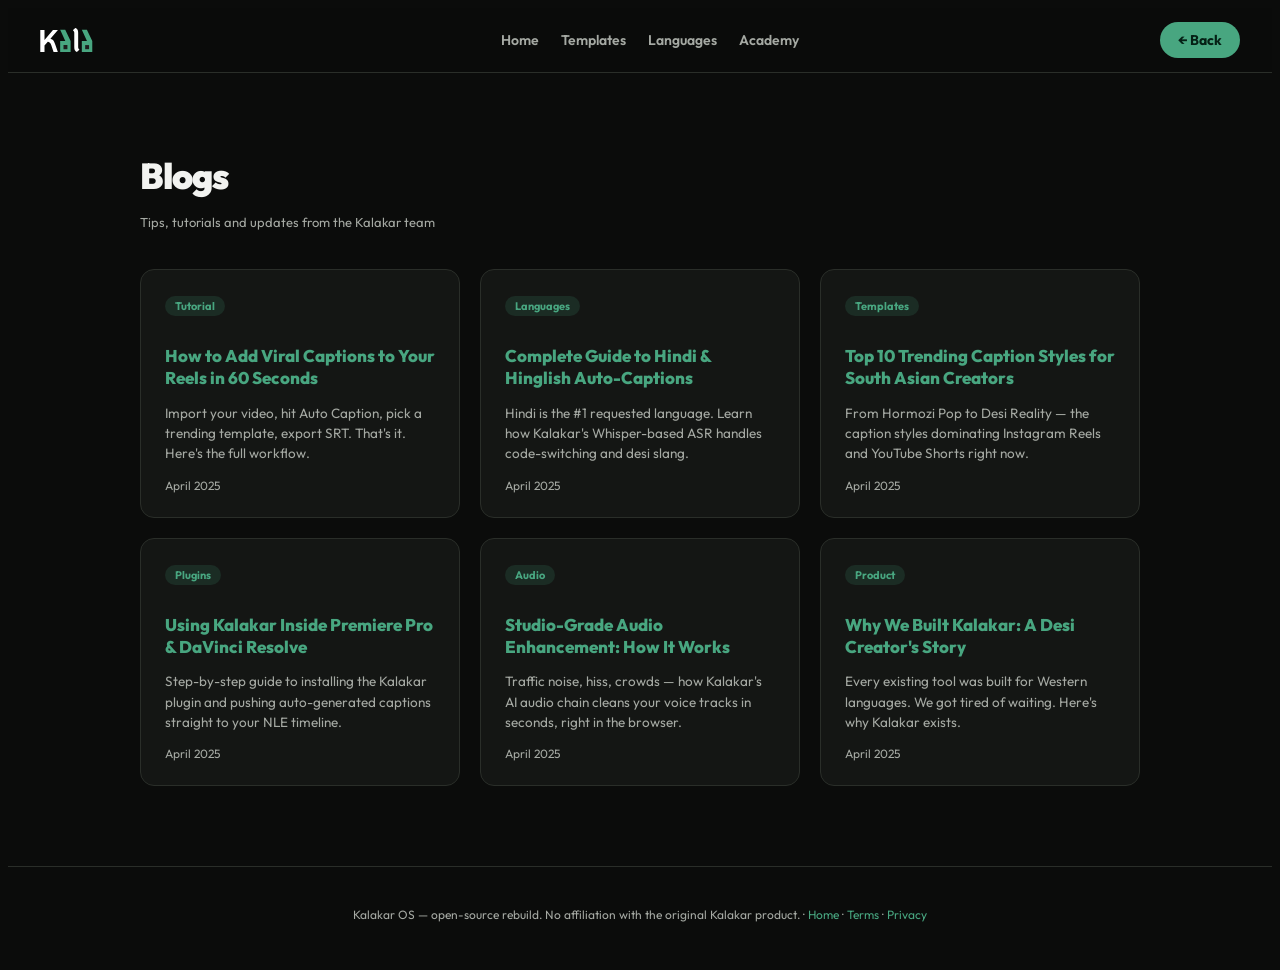
<file: blogs.html>
<!DOCTYPE html>
<html lang="en" data-theme="dark">
<head>
    <meta charset="UTF-8">
    <meta name="viewport" content="width=device-width, initial-scale=1.0">
    <title>Blogs — Kalakar</title>
    <link rel="stylesheet" href="https://fonts.googleapis.com/css2?family=Outfit:wght@400;600;800;900&display=swap">
    <link rel="stylesheet" href="css/legal.css">
</head>
<body class="legal-page">
    <header class="legal-header">
        <a href="/" class="logo-link">
            <svg xmlns="http://www.w3.org/2000/svg" width="100" height="24" fill="none" viewBox="0 0 116 28" aria-label="Kalakar">
                <path fill="#fff" d="M11.83 12.456q1.537.405 2.548 1.289 1.013.847 1.745 2.247.733 1.362 1.536 3.757L20.45 28h-4.956l-2.652-7.735q-.489-1.437-.908-2.174a3.4 3.4 0 0 0-1.116-1.289q-.733-.517-2.06-.736l-3.838 4.493V28H0V2.216h4.92V14.04l9.877-11.824h5.793z"/>
                <path fill="#48A680" d="M29.1 2.105h-5.91l5.991 13.097h-5.99V28h12.185V15.202z"/>
                <path fill="#1D1D1D" d="M27.09 19.94h4.549v4.802h-4.55z"/>
                <path fill="#fff" d="M42.992 27.847a.31.31 0 0 1-.36.045q-1.624-.917-2.283-2.065-.699-1.253-.698-3.463V5.714q0-.993-.384-1.62-.286-.514-.972-1.102a.37.37 0 0 1-.015-.541L40.846.084a.31.31 0 0 1 .36-.045q1.624.92 2.284 2.103.698 1.215.698 3.425v16.65q0 .995.349 1.62.315.514 1.006 1.103a.366.366 0 0 1 .016.54z"/>
                <path fill="#48A680" d="M54.372 2.105h-5.91l5.991 13.097h-5.99V28h12.185V15.202z"/>
                <path fill="#1D1D1D" d="M52.362 19.94h4.55v4.802h-4.55z"/>
            </svg>
        </a>
        <nav>
            <a href="/">Home</a>
            <a href="/templates">Templates</a>
            <a href="/captions">Languages</a>
            <a href="/academy">Academy</a>
        </nav>
        <a href="/" class="back-btn">← Back</a>
    </header>
    <main class="legal-main" style="max-width: 1000px;">
        <h1>Blogs</h1>
        <p class="updated">Tips, tutorials and updates from the Kalakar team</p>

        <div class="blog-grid">
            <a href="/editor" class="blog-card">
                <span class="blog-tag">Tutorial</span>
                <h3>How to Add Viral Captions to Your Reels in 60 Seconds</h3>
                <p>Import your video, hit Auto Caption, pick a trending template, export SRT. That's it. Here's the full workflow.</p>
                <div class="blog-date">April 2025</div>
            </a>
            <a href="/captions" class="blog-card">
                <span class="blog-tag">Languages</span>
                <h3>Complete Guide to Hindi &amp; Hinglish Auto-Captions</h3>
                <p>Hindi is the #1 requested language. Learn how Kalakar's Whisper-based ASR handles code-switching and desi slang.</p>
                <div class="blog-date">April 2025</div>
            </a>
            <a href="/templates" class="blog-card">
                <span class="blog-tag">Templates</span>
                <h3>Top 10 Trending Caption Styles for South Asian Creators</h3>
                <p>From Hormozi Pop to Desi Reality — the caption styles dominating Instagram Reels and YouTube Shorts right now.</p>
                <div class="blog-date">April 2025</div>
            </a>
            <a href="/#plugins" class="blog-card">
                <span class="blog-tag">Plugins</span>
                <h3>Using Kalakar Inside Premiere Pro &amp; DaVinci Resolve</h3>
                <p>Step-by-step guide to installing the Kalakar plugin and pushing auto-generated captions straight to your NLE timeline.</p>
                <div class="blog-date">April 2025</div>
            </a>
            <a href="/#audio" class="blog-card">
                <span class="blog-tag">Audio</span>
                <h3>Studio-Grade Audio Enhancement: How It Works</h3>
                <p>Traffic noise, hiss, crowds — how Kalakar's AI audio chain cleans your voice tracks in seconds, right in the browser.</p>
                <div class="blog-date">April 2025</div>
            </a>
            <a href="/#pricing" class="blog-card">
                <span class="blog-tag">Product</span>
                <h3>Why We Built Kalakar: A Desi Creator's Story</h3>
                <p>Every existing tool was built for Western languages. We got tired of waiting. Here's why Kalakar exists.</p>
                <div class="blog-date">April 2025</div>
            </a>
        </div>
    </main>
    <footer class="legal-footer">
        <p>Kalakar OS — open-source rebuild. No affiliation with the original Kalakar product. · <a href="/">Home</a> · <a href="/termsandconditions">Terms</a> · <a href="/privacypolicy">Privacy</a></p>
    </footer>
</body>
</html>
</file>
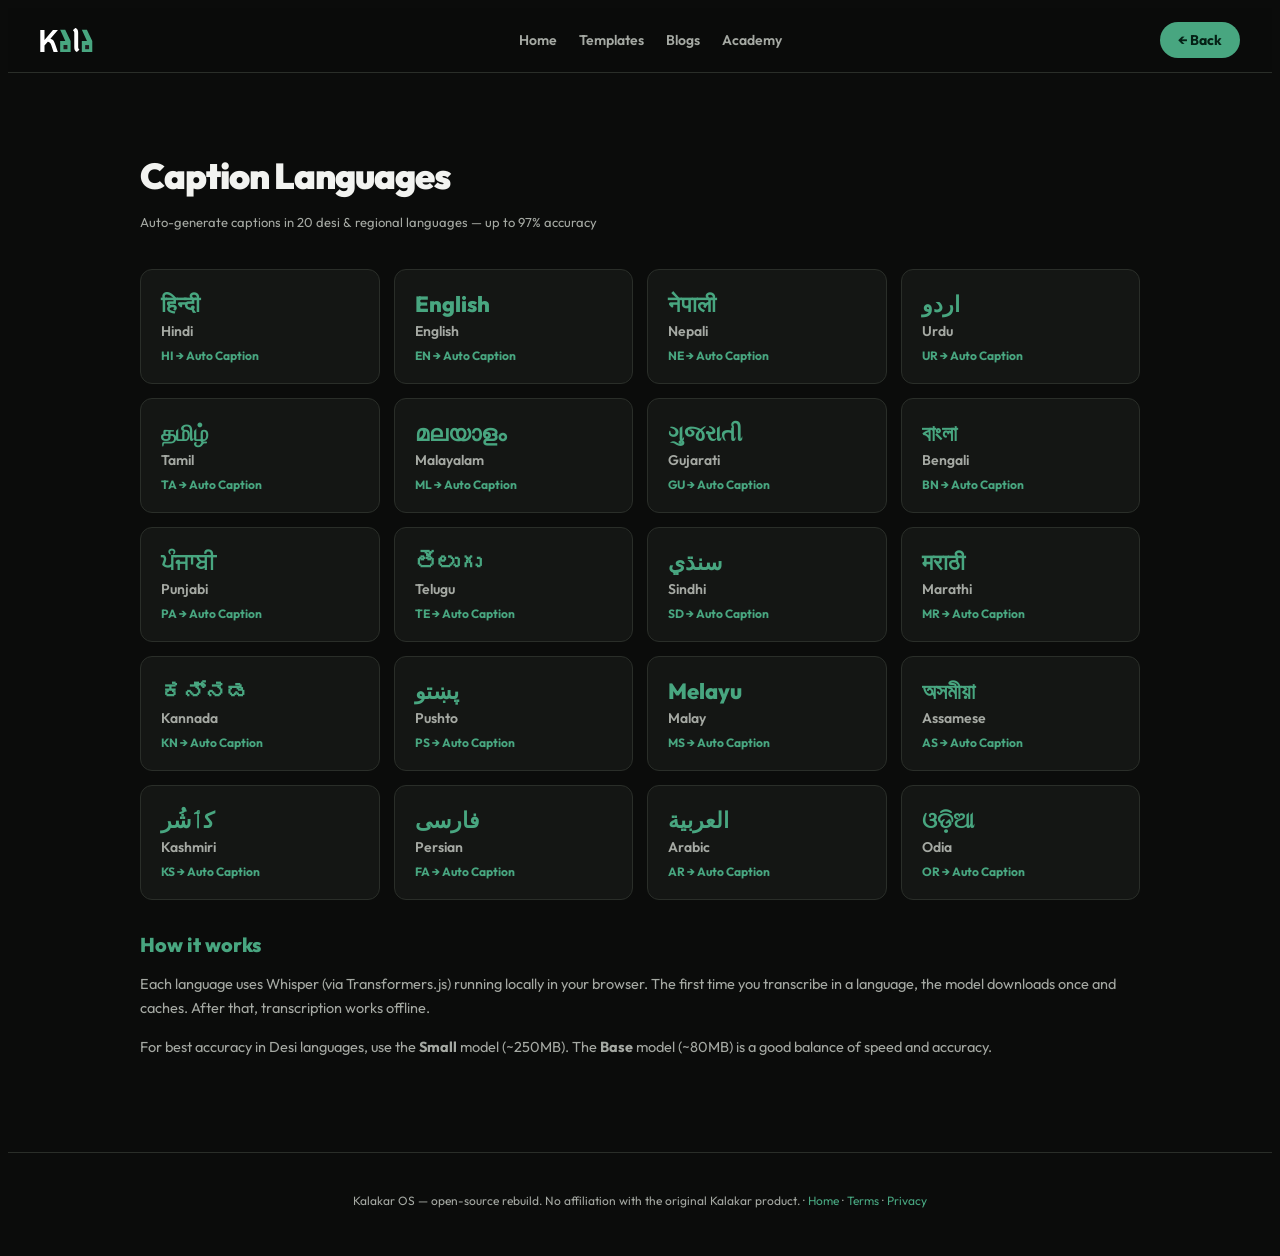
<file: captions.html>
<!DOCTYPE html>
<html lang="en" data-theme="dark">
<head>
    <meta charset="UTF-8">
    <meta name="viewport" content="width=device-width, initial-scale=1.0">
    <title>Caption Languages — Kalakar</title>
    <link rel="stylesheet" href="https://fonts.googleapis.com/css2?family=Outfit:wght@400;600;800;900&display=swap">
    <link rel="stylesheet" href="css/legal.css">
</head>
<body class="legal-page">
    <header class="legal-header">
        <a href="/" class="logo-link">
            <svg xmlns="http://www.w3.org/2000/svg" width="100" height="24" fill="none" viewBox="0 0 116 28" aria-label="Kalakar">
                <path fill="#fff" d="M11.83 12.456q1.537.405 2.548 1.289 1.013.847 1.745 2.247.733 1.362 1.536 3.757L20.45 28h-4.956l-2.652-7.735q-.489-1.437-.908-2.174a3.4 3.4 0 0 0-1.116-1.289q-.733-.517-2.06-.736l-3.838 4.493V28H0V2.216h4.92V14.04l9.877-11.824h5.793z"/>
                <path fill="#48A680" d="M29.1 2.105h-5.91l5.991 13.097h-5.99V28h12.185V15.202z"/>
                <path fill="#1D1D1D" d="M27.09 19.94h4.549v4.802h-4.55z"/>
                <path fill="#fff" d="M42.992 27.847a.31.31 0 0 1-.36.045q-1.624-.917-2.283-2.065-.699-1.253-.698-3.463V5.714q0-.993-.384-1.62-.286-.514-.972-1.102a.37.37 0 0 1-.015-.541L40.846.084a.31.31 0 0 1 .36-.045q1.624.92 2.284 2.103.698 1.215.698 3.425v16.65q0 .995.349 1.62.315.514 1.006 1.103a.366.366 0 0 1 .016.54z"/>
                <path fill="#48A680" d="M54.372 2.105h-5.91l5.991 13.097h-5.99V28h12.185V15.202z"/>
                <path fill="#1D1D1D" d="M52.362 19.94h4.55v4.802h-4.55z"/>
            </svg>
        </a>
        <nav>
            <a href="/">Home</a>
            <a href="/templates">Templates</a>
            <a href="/blogs">Blogs</a>
            <a href="/academy">Academy</a>
        </nav>
        <a href="/" class="back-btn">← Back</a>
    </header>
    <main class="legal-main" style="max-width: 1000px;">
        <h1>Caption Languages</h1>
        <p class="updated">Auto-generate captions in 20 desi &amp; regional languages — up to 97% accuracy</p>

        <div class="lang-full-grid" id="lang-grid"></div>

        <h2>How it works</h2>
        <p>Each language uses Whisper (via Transformers.js) running locally in your browser. The first time you transcribe in a language, the model downloads once and caches. After that, transcription works offline.</p>
        <p>For best accuracy in Desi languages, use the <strong>Small</strong> model (~250MB). The <strong>Base</strong> model (~80MB) is a good balance of speed and accuracy.</p>
    </main>
    <footer class="legal-footer">
        <p>Kalakar OS — open-source rebuild. No affiliation with the original Kalakar product. · <a href="/">Home</a> · <a href="/termsandconditions">Terms</a> · <a href="/privacypolicy">Privacy</a></p>
    </footer>
    <script>
        const LANGS = [
            ['hi', 'Hindi', 'हिन्दी'], ['en', 'English', 'English'], ['ne', 'Nepali', 'नेपाली'],
            ['ur', 'Urdu', 'اردو'], ['ta', 'Tamil', 'தமிழ்'], ['ml', 'Malayalam', 'മലയാളം'],
            ['gu', 'Gujarati', 'ગુજરાતી'], ['bn', 'Bengali', 'বাংলা'], ['pa', 'Punjabi', 'ਪੰਜਾਬੀ'],
            ['te', 'Telugu', 'తెలుగు'], ['sd', 'Sindhi', 'سنڌي'], ['mr', 'Marathi', 'मराठी'],
            ['kn', 'Kannada', 'ಕನ್ನಡ'], ['ps', 'Pushto', 'پښتو'], ['ms', 'Malay', 'Melayu'],
            ['as', 'Assamese', 'অসমীয়া'], ['ks', 'Kashmiri', 'کٲشُر'], ['fa', 'Persian', 'فارسی'],
            ['ar', 'Arabic', 'العربية'], ['or', 'Odia', 'ଓଡ଼ିଆ']
        ];
        const grid = document.getElementById('lang-grid');
        LANGS.forEach(([code, name, native]) => {
            const a = document.createElement('a');
            a.className = 'lang-full-card';
            a.href = '/editor?lang=' + code;
            a.innerHTML = `<div class="native">${native}</div><div class="name">${name}</div><div class="code">${code.toUpperCase()} → Auto Caption</div>`;
            grid.appendChild(a);
        });
    </script>
</body>
</html>
</file>
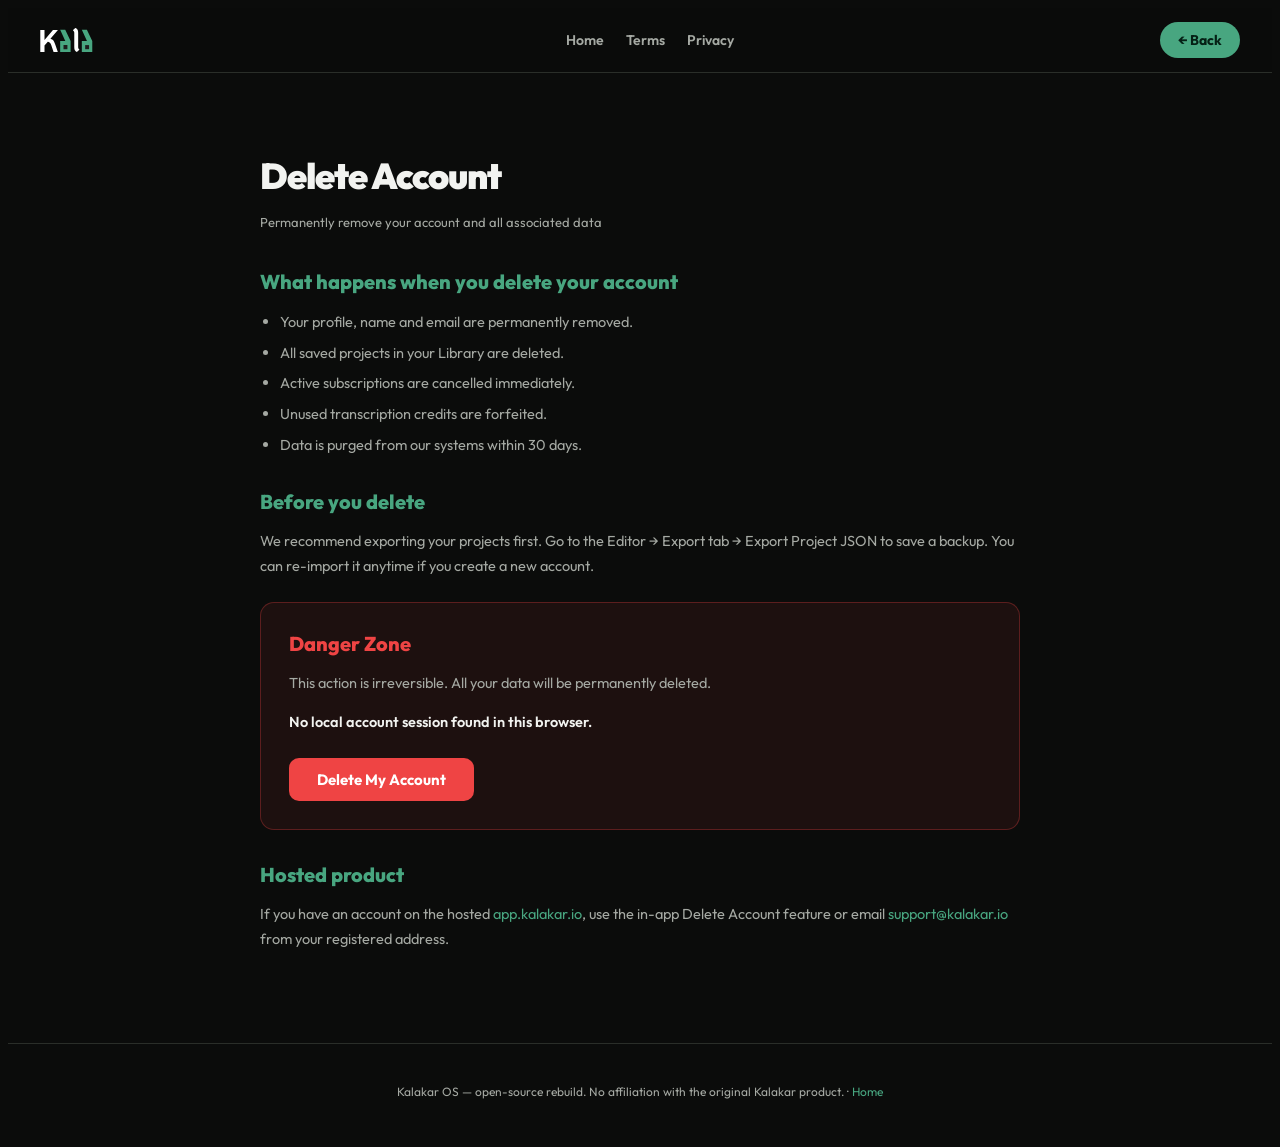
<file: delete-account.html>
<!DOCTYPE html>
<html lang="en" data-theme="dark">
<head>
    <meta charset="UTF-8">
    <meta name="viewport" content="width=device-width, initial-scale=1.0">
    <title>Delete Account — Kalakar</title>
    <link rel="stylesheet" href="https://fonts.googleapis.com/css2?family=Outfit:wght@400;600;800;900&display=swap">
    <link rel="stylesheet" href="css/legal.css">
</head>
<body class="legal-page">
    <header class="legal-header">
        <a href="/" class="logo-link">
            <svg xmlns="http://www.w3.org/2000/svg" width="100" height="24" fill="none" viewBox="0 0 116 28" aria-label="Kalakar">
                <path fill="#fff" d="M11.83 12.456q1.537.405 2.548 1.289 1.013.847 1.745 2.247.733 1.362 1.536 3.757L20.45 28h-4.956l-2.652-7.735q-.489-1.437-.908-2.174a3.4 3.4 0 0 0-1.116-1.289q-.733-.517-2.06-.736l-3.838 4.493V28H0V2.216h4.92V14.04l9.877-11.824h5.793z"/>
                <path fill="#48A680" d="M29.1 2.105h-5.91l5.991 13.097h-5.99V28h12.185V15.202z"/>
                <path fill="#1D1D1D" d="M27.09 19.94h4.549v4.802h-4.55z"/>
                <path fill="#fff" d="M42.992 27.847a.31.31 0 0 1-.36.045q-1.624-.917-2.283-2.065-.699-1.253-.698-3.463V5.714q0-.993-.384-1.62-.286-.514-.972-1.102a.37.37 0 0 1-.015-.541L40.846.084a.31.31 0 0 1 .36-.045q1.624.92 2.284 2.103.698 1.215.698 3.425v16.65q0 .995.349 1.62.315.514 1.006 1.103a.366.366 0 0 1 .016.54z"/>
                <path fill="#48A680" d="M54.372 2.105h-5.91l5.991 13.097h-5.99V28h12.185V15.202z"/>
                <path fill="#1D1D1D" d="M52.362 19.94h4.55v4.802h-4.55z"/>
            </svg>
        </a>
        <nav>
            <a href="/">Home</a>
            <a href="/termsandconditions">Terms</a>
            <a href="/privacypolicy">Privacy</a>
        </nav>
        <a href="/" class="back-btn">← Back</a>
    </header>
    <main class="legal-main">
        <h1>Delete Account</h1>
        <p class="updated">Permanently remove your account and all associated data</p>

        <h2>What happens when you delete your account</h2>
        <ul>
            <li>Your profile, name and email are permanently removed.</li>
            <li>All saved projects in your Library are deleted.</li>
            <li>Active subscriptions are cancelled immediately.</li>
            <li>Unused transcription credits are forfeited.</li>
            <li>Data is purged from our systems within 30 days.</li>
        </ul>

        <h2>Before you delete</h2>
        <p>We recommend exporting your projects first. Go to the Editor → Export tab → Export Project JSON to save a backup. You can re-import it anytime if you create a new account.</p>

        <div class="danger-zone">
            <h2>Danger Zone</h2>
            <p>This action is irreversible. All your data will be permanently deleted.</p>
            <p id="session-info" style="color:#F2F3F0; font-weight:600;"></p>
            <button class="danger-btn" id="delete-btn">Delete My Account</button>
            <p id="delete-status" style="margin-top:12px; color:#48A680; font-weight:700; display:none;"></p>
        </div>

        <h2>Hosted product</h2>
        <p>If you have an account on the hosted <a href="https://app.kalakar.io">app.kalakar.io</a>, use the in-app Delete Account feature or email <a href="mailto:support@kalakar.io">support@kalakar.io</a> from your registered address.</p>
    </main>
    <footer class="legal-footer">
        <p>Kalakar OS — open-source rebuild. No affiliation with the original Kalakar product. · <a href="/">Home</a></p>
    </footer>
    <script>
        const session = JSON.parse(localStorage.getItem('kalakar_session') || 'null');
        const info = document.getElementById('session-info');
        const status = document.getElementById('delete-status');
        if (session) {
            info.textContent = 'Signed in as: ' + session.email + ' (' + session.name + ')';
        } else {
            info.textContent = 'No local account session found in this browser.';
        }
        document.getElementById('delete-btn').addEventListener('click', () => {
            localStorage.removeItem('kalakar_session');
            localStorage.removeItem('kalakar_users');
            localStorage.removeItem('kalakar_library');
            status.textContent = 'Account deleted. All local data cleared.';
            status.style.display = 'block';
            info.textContent = '';
            document.getElementById('delete-btn').disabled = true;
            document.getElementById('delete-btn').style.opacity = '0.5';
        });
    </script>
</body>
</html>
</file>
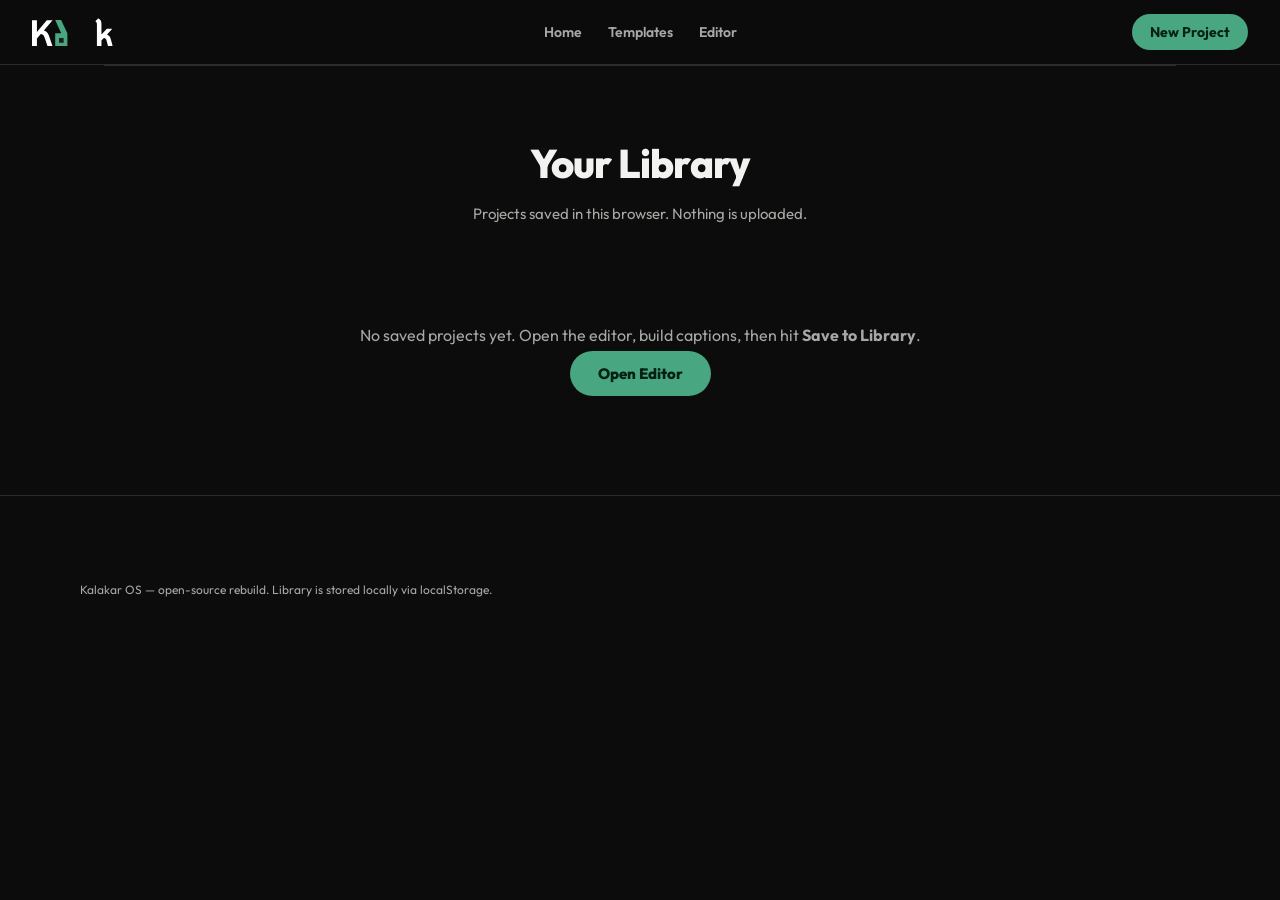
<file: library.html>
<!DOCTYPE html>
<html lang="en" data-theme="dark">
<head>
    <meta charset="UTF-8">
    <meta name="viewport" content="width=device-width, initial-scale=1.0">
    <title>Kalakar — Library</title>
    <link rel="stylesheet" href="https://fonts.googleapis.com/css2?family=Anton&family=Outfit:wght@600;800;900&family=JetBrains+Mono:wght@400;500;700&display=swap">
    <link rel="stylesheet" href="css/landing.css">
    <style>
        .library-grid { display: grid; grid-template-columns: repeat(auto-fill, minmax(280px, 1fr)); gap: 16px; margin-top: 40px; }
        .library-card { background: var(--surface); border: 1px solid var(--border); border-radius: 14px; padding: 22px; display: flex; flex-direction: column; gap: 10px; }
        .library-card h3 { font-size: 15px; font-weight: 700; }
        .library-meta { color: var(--text-dim); font-size: 12px; font-family: var(--font-mono); line-height: 1.6; }
        .library-actions { display: flex; gap: 8px; margin-top: auto; }
        .library-actions a, .library-actions button { flex: 1; text-align: center; font-size: 13px; padding: 9px 0; border-radius: 8px; border: 1px solid var(--border); background: var(--surface-2); color: var(--text); text-decoration: none; cursor: pointer; font-weight: 600; }
        .library-actions a:hover { border-color: var(--green); }
        .library-actions button.danger:hover { border-color: #ef4444; color: #ef4444; }
        .library-empty { text-align: center; color: var(--text-dim); margin-top: 60px; }
    </style>
</head>
<body class="landing">
    <header class="landing-header">
        <a href="/" class="landing-logo">
            <svg xmlns="http://www.w3.org/2000/svg" width="116" height="28" fill="none" viewBox="0 0 116 28" aria-label="Kalakar">
                <path fill="#fff" d="M11.83 12.456q1.537.405 2.548 1.289 1.013.847 1.745 2.247.733 1.362 1.536 3.757L20.45 28h-4.956l-2.652-7.735q-.489-1.437-.908-2.174a3.4 3.4 0 0 0-1.116-1.289q-.733-.517-2.06-.736l-3.838 4.493V28H0V2.216h4.92V14.04l9.877-11.824h5.793z"/>
                <path fill="#48A680" d="M29.1 2.105h-5.91l5.991 13.097h-5.99V28h12.185V15.202z"/>
                <path fill="#1D1D1D" d="M27.09 19.94h4.549v4.802h-4.55z"/>
                <path fill="#fff" d="M80.513 27.565c.058.219-.098.435-.313.435h-3.967a.33.33 0 0 1-.313-.251l-1.47-5.569q-.279-1.03-.837-1.51-.525-.485-1.729-.644a.31.31 0 0 0-.265.099l-2.066 2.213a.35.35 0 0 0-.093.24v5.079c0 .19-.145.343-.325.343h-3.887a.334.334 0 0 1-.325-.343v-21.5q0-.995-.384-1.62-.286-.514-.972-1.103a.37.37 0 0 1-.015-.541L66.119.526a.31.31 0 0 1 .36-.045q1.624.92 2.283 2.103.698 1.215.698 3.426v9.761c0 .308.355.46.558.239l4.79-5.218a.32.32 0 0 1 .234-.104h4.599c.288 0 .434.367.23.583l-4.601 4.92c-.177.188-.092.511.145.601q1.283.486 2.037 1.557.942 1.29 1.64 3.831z"/>
            </svg>
        </a>
        <nav class="landing-nav">
            <a href="/">Home</a>
            <a href="/templates">Templates</a>
            <a href="/editor">Editor</a>
        </nav>
        <a href="/editor" class="landing-cta">New Project</a>
    </header>

    <main>
        <section>
            <h2>Your Library</h2>
            <p class="section-sub">Projects saved in this browser. Nothing is uploaded.</p>
            <div class="library-grid" id="library-grid"></div>
            <div class="library-empty hidden" id="library-empty">
                <p>No saved projects yet. Open the editor, build captions, then hit <strong>Save to Library</strong>.</p>
                <p style="margin-top:18px"><a href="/editor" class="btn-primary">Open Editor</a></p>
            </div>
        </section>
    </main>

    <footer class="landing-footer">
        <p class="footer-note">Kalakar OS — open-source rebuild. Library is stored locally via localStorage.</p>
    </footer>

    <script>
        const grid = document.getElementById('library-grid');
        const empty = document.getElementById('library-empty');
        function timeAgo(iso) {
            const d = new Date(iso);
            return d.toLocaleString();
        }
        function render() {
            const items = JSON.parse(localStorage.getItem('kalakar-library.v1') || '[]');
            grid.innerHTML = '';
            empty.classList.toggle('hidden', items.length > 0);
            items.slice().reverse().forEach(item => {
                const card = document.createElement('div');
                card.className = 'library-card';
                const n = item.data && Array.isArray(item.data.captions) ? item.data.captions.length : 0;
                card.innerHTML = `
                    <h3></h3>
                    <div class="library-meta">
                        Saved: ${timeAgo(item.savedAt)}<br>
                        Captions: ${n} · Lang: ${(item.language || 'en').toUpperCase()}<br>
                        ${item.hasVideo ? 'Video attached' : 'No video (JSON only)'}
                    </div>
                    <div class="library-actions">
                        <a href="/editor?project=${encodeURIComponent(item.id)}">Open</a>
                        <button class="danger" data-del="${encodeURIComponent(item.id)}">Delete</button>
                    </div>`;
                card.querySelector('h3').textContent = item.name || 'Untitled';
                card.querySelector('[data-del]').onclick = () => {
                    if (confirm('Delete this project?')) {
                        localStorage.setItem('kalakar-library.v1',
                            JSON.stringify(JSON.parse(localStorage.getItem('kalakar-library.v1') || '[]').filter(p => p.id !== item.id)));
                        render();
                    }
                };
                grid.appendChild(card);
            });
        }
        render();
    </script>
</body>
</html>
</file>
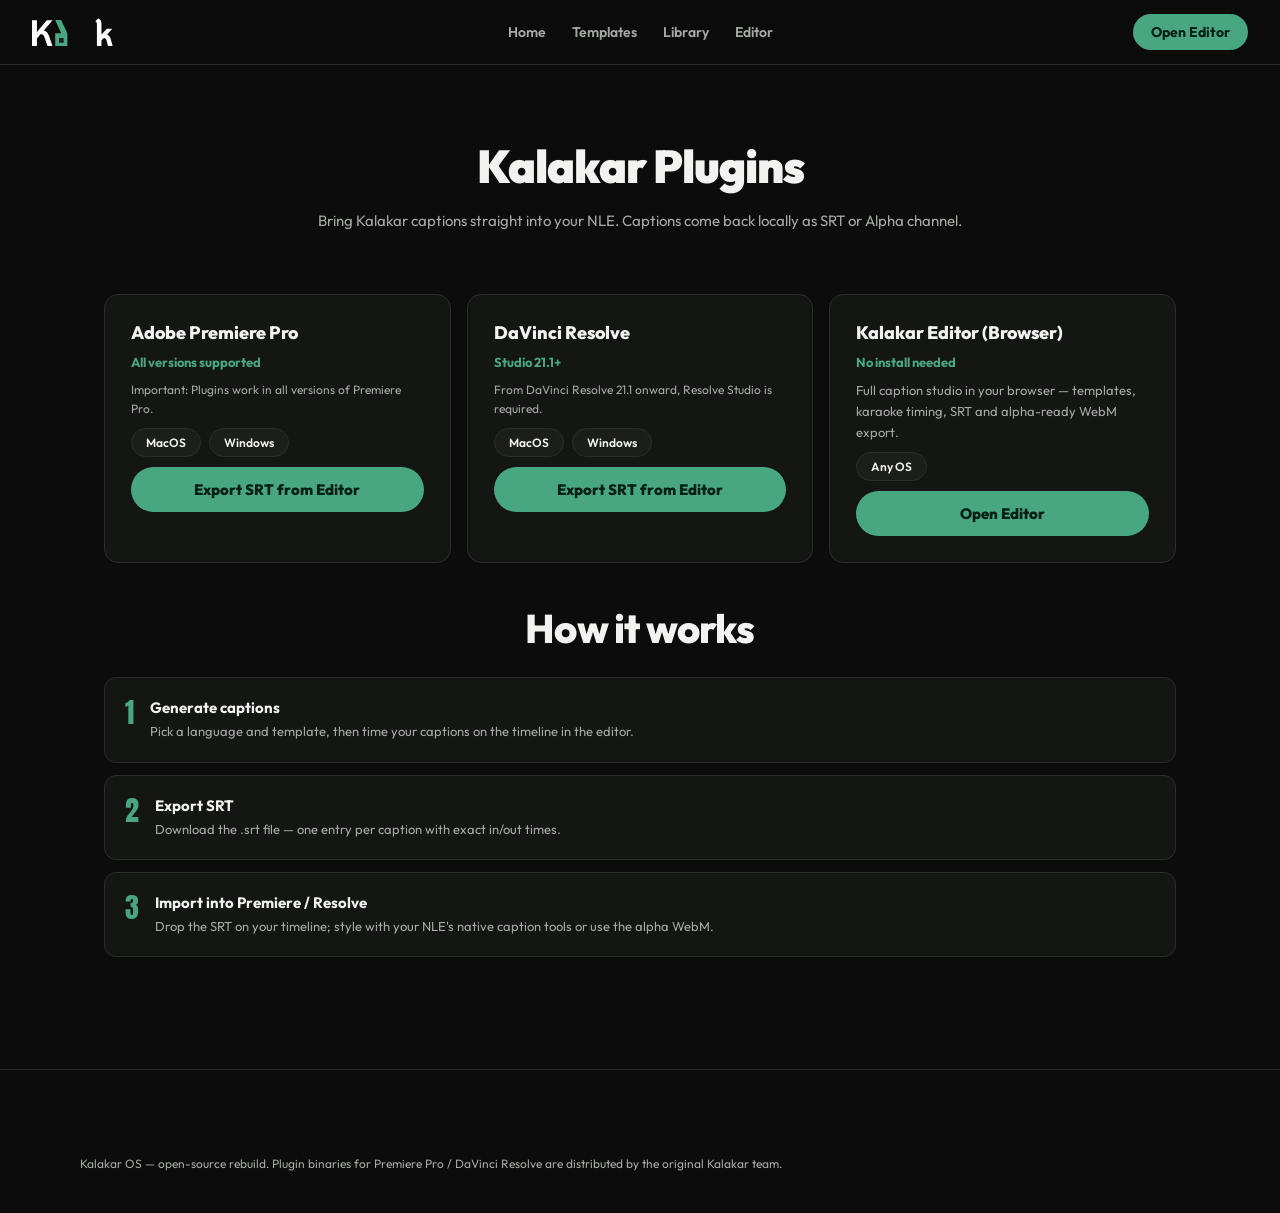
<file: plugins.html>
<!DOCTYPE html>
<html lang="en" data-theme="dark">
<head>
    <meta charset="UTF-8">
    <meta name="viewport" content="width=device-width, initial-scale=1.0">
    <title>Kalakar — Plugins</title>
    <link rel="stylesheet" href="https://fonts.googleapis.com/css2?family=Anton&family=Outfit:wght@600;800;900&family=JetBrains+Mono:wght@400;500;700&display=swap">
    <link rel="stylesheet" href="css/landing.css">
    <style>
        .plugin-hero { text-align: center; padding: 72px 0 20px; }
        .plugin-hero h1 { font-size: clamp(30px, 4vw, 46px); font-weight: 900; letter-spacing: -1px; }
        .plugin-hero p { color: var(--text-dim); margin-top: 16px; font-size: 15px; }
        .plugin-downloads { display: grid; grid-template-columns: repeat(auto-fit, minmax(280px, 1fr)); gap: 16px; margin: 44px 0 20px; }
        .download-card { background: var(--surface); border: 1px solid var(--border); border-radius: 14px; padding: 26px; display: flex; flex-direction: column; gap: 10px; }
        .download-card h3 { font-size: 18px; font-weight: 800; }
        .download-card .platform { color: var(--green); font-size: 13px; font-weight: 700; }
        .download-card p { color: var(--text-dim); font-size: 13px; line-height: 1.6; }
        .download-card .compat { font-size: 12px; color: var(--text-dim); }
        .os-row { display: flex; gap: 8px; flex-wrap: wrap; }
        .os-chip { background: var(--surface-2); border: 1px solid var(--border); border-radius: 999px; padding: 6px 14px; font-size: 12px; font-weight: 600; }
        .steps { counter-reset: step; display: grid; gap: 12px; margin-top: 24px; }
        .step { display: flex; gap: 16px; background: var(--surface); border: 1px solid var(--border); border-radius: 12px; padding: 20px; }
        .step::before { counter-increment: step; content: counter(step); font-family: 'Anton', sans-serif; font-size: 28px; color: var(--green); line-height: 1; }
        .step h4 { font-size: 15px; margin-bottom: 4px; }
        .step p { color: var(--text-dim); font-size: 13px; line-height: 1.55; }
    </style>
</head>
<body class="landing">
    <header class="landing-header">
        <a href="/" class="landing-logo">
            <svg xmlns="http://www.w3.org/2000/svg" width="116" height="28" fill="none" viewBox="0 0 116 28" aria-label="Kalakar">
                <path fill="#fff" d="M11.83 12.456q1.537.405 2.548 1.289 1.013.847 1.745 2.247.733 1.362 1.536 3.757L20.45 28h-4.956l-2.652-7.735q-.489-1.437-.908-2.174a3.4 3.4 0 0 0-1.116-1.289q-.733-.517-2.06-.736l-3.838 4.493V28H0V2.216h4.92V14.04l9.877-11.824h5.793z"/>
                <path fill="#48A680" d="M29.1 2.105h-5.91l5.991 13.097h-5.99V28h12.185V15.202z"/>
                <path fill="#1D1D1D" d="M27.09 19.94h4.549v4.802h-4.55z"/>
                <path fill="#fff" d="M80.513 27.565c.058.219-.098.435-.313.435h-3.967a.33.33 0 0 1-.313-.251l-1.47-5.569q-.279-1.03-.837-1.51-.525-.485-1.729-.644a.31.31 0 0 0-.265.099l-2.066 2.213a.35.35 0 0 0-.093.24v5.079c0 .19-.145.343-.325.343h-3.887a.334.334 0 0 1-.325-.343v-21.5q0-.995-.384-1.62-.286-.514-.972-1.103a.37.37 0 0 1-.015-.541L66.119.526a.31.31 0 0 1 .36-.045q1.624.92 2.283 2.103.698 1.215.698 3.426v9.761c0 .308.355.46.558.239l4.79-5.218a.32.32 0 0 1 .234-.104h4.599c.288 0 .434.367.23.583l-4.601 4.92c-.177.188-.092.511.145.601q1.283.486 2.037 1.557.942 1.29 1.64 3.831z"/>
            </svg>
        </a>
        <nav class="landing-nav">
            <a href="/">Home</a>
            <a href="/templates">Templates</a>
            <a href="/library">Library</a>
            <a href="/editor">Editor</a>
        </nav>
        <a href="/editor" class="landing-cta">Open Editor</a>
    </header>

    <main>
        <div class="plugin-hero">
            <h1>Kalakar Plugins</h1>
            <p>Bring Kalakar captions straight into your NLE. Captions come back locally as SRT or Alpha channel.</p>
        </div>

        <div class="plugin-downloads">
            <div class="download-card">
                <h3>Adobe Premiere Pro</h3>
                <div class="platform">All versions supported</div>
                <p class="compat">Important: Plugins work in all versions of Premiere Pro.</p>
                <div class="os-row"><span class="os-chip">MacOS</span><span class="os-chip">Windows</span></div>
                <a href="/editor" class="btn-primary" style="text-align:center">Export SRT from Editor</a>
            </div>
            <div class="download-card">
                <h3>DaVinci Resolve</h3>
                <div class="platform">Studio 21.1+</div>
                <p class="compat">From DaVinci Resolve 21.1 onward, Resolve Studio is required.</p>
                <div class="os-row"><span class="os-chip">MacOS</span><span class="os-chip">Windows</span></div>
                <a href="/editor" class="btn-primary" style="text-align:center">Export SRT from Editor</a>
            </div>
            <div class="download-card">
                <h3>Kalakar Editor (Browser)</h3>
                <div class="platform">No install needed</div>
                <p>Full caption studio in your browser — templates, karaoke timing, SRT and alpha-ready WebM export.</p>
                <div class="os-row"><span class="os-chip">Any OS</span></div>
                <a href="/editor" class="btn-primary" style="text-align:center">Open Editor</a>
            </div>
        </div>

        <section style="border-top:none; padding-top:20px;">
            <h2>How it works</h2>
            <div class="steps">
                <div class="step"><div><h4>Generate captions</h4><p>Pick a language and template, then time your captions on the timeline in the editor.</p></div></div>
                <div class="step"><div><h4>Export SRT</h4><p>Download the .srt file — one entry per caption with exact in/out times.</p></div></div>
                <div class="step"><div><h4>Import into Premiere / Resolve</h4><p>Drop the SRT on your timeline; style with your NLE's native caption tools or use the alpha WebM.</p></div></div>
            </div>
        </section>
    </main>

    <footer class="landing-footer">
        <p class="footer-note">Kalakar OS — open-source rebuild. Plugin binaries for Premiere Pro / DaVinci Resolve are distributed by the original Kalakar team.</p>
    </footer>
</body>
</html>
</file>
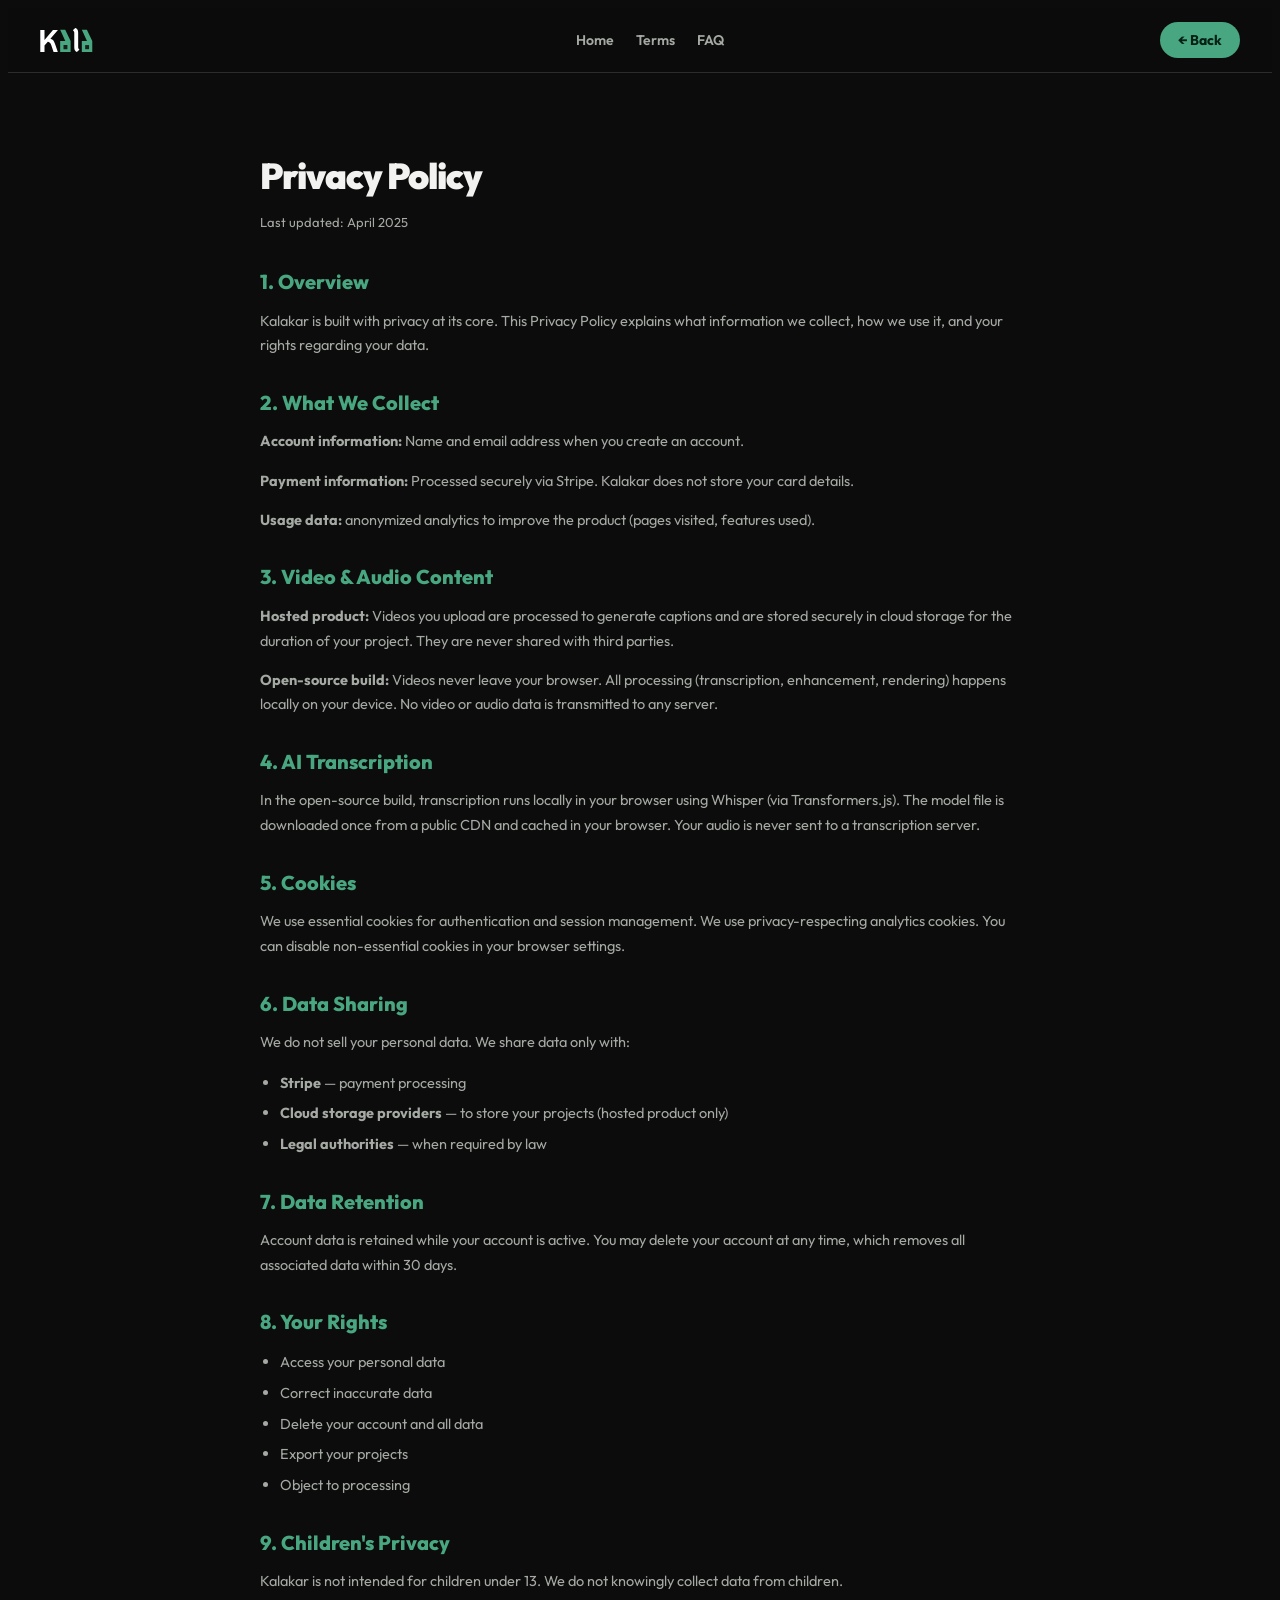
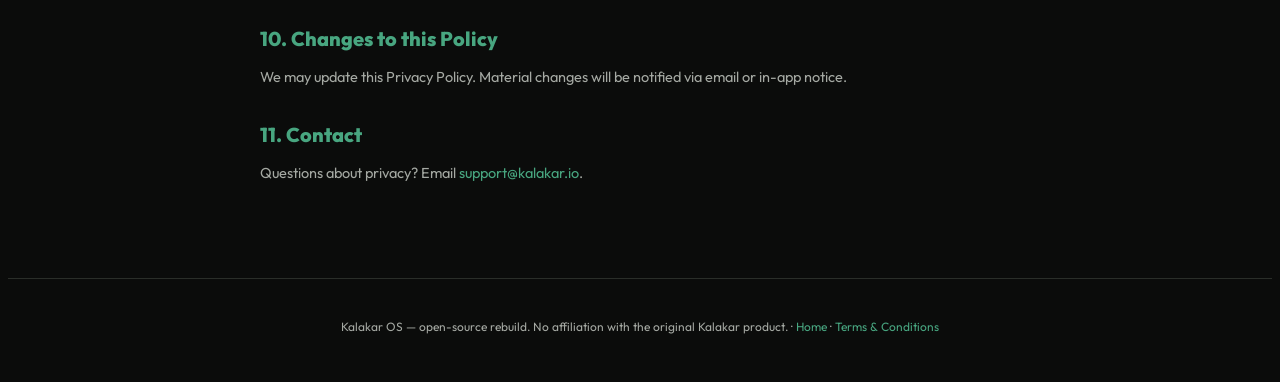
<file: privacypolicy.html>
<!DOCTYPE html>
<html lang="en" data-theme="dark">
<head>
    <meta charset="UTF-8">
    <meta name="viewport" content="width=device-width, initial-scale=1.0">
    <title>Privacy Policy — Kalakar</title>
    <link rel="stylesheet" href="https://fonts.googleapis.com/css2?family=Outfit:wght@400;600;800;900&display=swap">
    <link rel="stylesheet" href="css/legal.css">
</head>
<body class="legal-page">
    <header class="legal-header">
        <a href="/" class="logo-link">
            <svg xmlns="http://www.w3.org/2000/svg" width="100" height="24" fill="none" viewBox="0 0 116 28" aria-label="Kalakar">
                <path fill="#fff" d="M11.83 12.456q1.537.405 2.548 1.289 1.013.847 1.745 2.247.733 1.362 1.536 3.757L20.45 28h-4.956l-2.652-7.735q-.489-1.437-.908-2.174a3.4 3.4 0 0 0-1.116-1.289q-.733-.517-2.06-.736l-3.838 4.493V28H0V2.216h4.92V14.04l9.877-11.824h5.793z"/>
                <path fill="#48A680" d="M29.1 2.105h-5.91l5.991 13.097h-5.99V28h12.185V15.202z"/>
                <path fill="#1D1D1D" d="M27.09 19.94h4.549v4.802h-4.55z"/>
                <path fill="#fff" d="M42.992 27.847a.31.31 0 0 1-.36.045q-1.624-.917-2.283-2.065-.699-1.253-.698-3.463V5.714q0-.993-.384-1.62-.286-.514-.972-1.102a.37.37 0 0 1-.015-.541L40.846.084a.31.31 0 0 1 .36-.045q1.624.92 2.284 2.103.698 1.215.698 3.425v16.65q0 .995.349 1.62.315.514 1.006 1.103a.366.366 0 0 1 .016.54z"/>
                <path fill="#48A680" d="M54.372 2.105h-5.91l5.991 13.097h-5.99V28h12.185V15.202z"/>
                <path fill="#1D1D1D" d="M52.362 19.94h4.55v4.802h-4.55z"/>
            </svg>
        </a>
        <nav>
            <a href="/">Home</a>
            <a href="/termsandconditions">Terms</a>
            <a href="/#faq">FAQ</a>
        </nav>
        <a href="/" class="back-btn">← Back</a>
    </header>
    <main class="legal-main">
        <h1>Privacy Policy</h1>
        <p class="updated">Last updated: April 2025</p>

        <h2>1. Overview</h2>
        <p>Kalakar is built with privacy at its core. This Privacy Policy explains what information we collect, how we use it, and your rights regarding your data.</p>

        <h2>2. What We Collect</h2>
        <p><strong>Account information:</strong> Name and email address when you create an account.</p>
        <p><strong>Payment information:</strong> Processed securely via Stripe. Kalakar does not store your card details.</p>
        <p><strong>Usage data:</strong> anonymized analytics to improve the product (pages visited, features used).</p>

        <h2>3. Video &amp; Audio Content</h2>
        <p><strong>Hosted product:</strong> Videos you upload are processed to generate captions and are stored securely in cloud storage for the duration of your project. They are never shared with third parties.</p>
        <p><strong>Open-source build:</strong> Videos never leave your browser. All processing (transcription, enhancement, rendering) happens locally on your device. No video or audio data is transmitted to any server.</p>

        <h2>4. AI Transcription</h2>
        <p>In the open-source build, transcription runs locally in your browser using Whisper (via Transformers.js). The model file is downloaded once from a public CDN and cached in your browser. Your audio is never sent to a transcription server.</p>

        <h2>5. Cookies</h2>
        <p>We use essential cookies for authentication and session management. We use privacy-respecting analytics cookies. You can disable non-essential cookies in your browser settings.</p>

        <h2>6. Data Sharing</h2>
        <p>We do not sell your personal data. We share data only with:</p>
        <ul>
            <li><strong>Stripe</strong> — payment processing</li>
            <li><strong>Cloud storage providers</strong> — to store your projects (hosted product only)</li>
            <li><strong>Legal authorities</strong> — when required by law</li>
        </ul>

        <h2>7. Data Retention</h2>
        <p>Account data is retained while your account is active. You may delete your account at any time, which removes all associated data within 30 days.</p>

        <h2>8. Your Rights</h2>
        <ul>
            <li>Access your personal data</li>
            <li>Correct inaccurate data</li>
            <li>Delete your account and all data</li>
            <li>Export your projects</li>
            <li>Object to processing</li>
        </ul>

        <h2>9. Children's Privacy</h2>
        <p>Kalakar is not intended for children under 13. We do not knowingly collect data from children.</p>

        <h2>10. Changes to this Policy</h2>
        <p>We may update this Privacy Policy. Material changes will be notified via email or in-app notice.</p>

        <h2>11. Contact</h2>
        <p>Questions about privacy? Email <a href="mailto:support@kalakar.io">support@kalakar.io</a>.</p>
    </main>
    <footer class="legal-footer">
        <p>Kalakar OS — open-source rebuild. No affiliation with the original Kalakar product. · <a href="/">Home</a> · <a href="/termsandconditions">Terms &amp; Conditions</a></p>
    </footer>
</body>
</html>
</file>
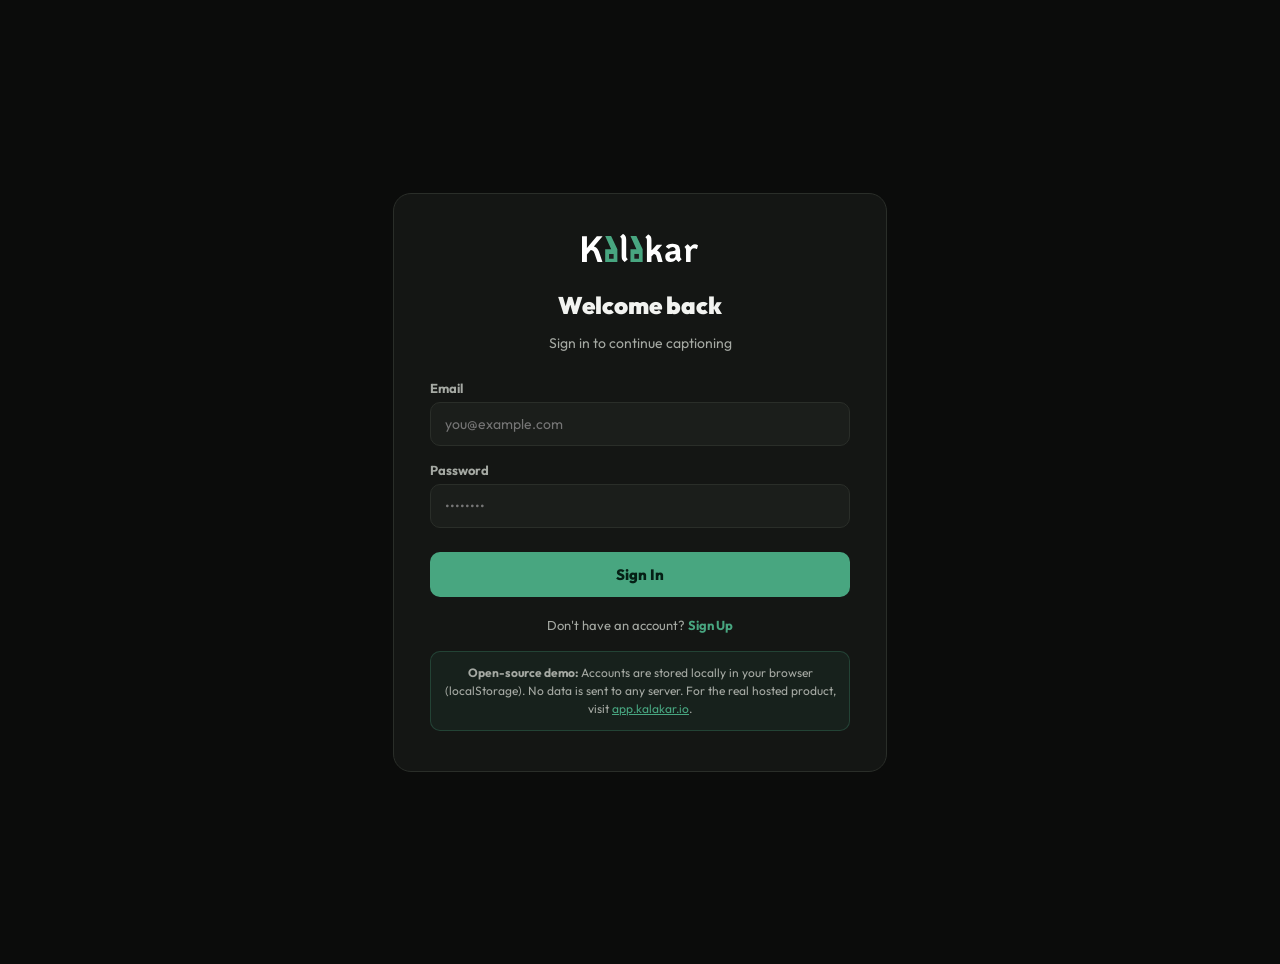
<file: signin.html>
<!DOCTYPE html>
<html lang="en" data-theme="dark">
<head>
    <meta charset="UTF-8">
    <meta name="viewport" content="width=device-width, initial-scale=1.0">
    <title>Sign In — Kalakar</title>
    <link rel="stylesheet" href="https://fonts.googleapis.com/css2?family=Anton&family=Outfit:wght@400;600;800;900&display=swap">
    <link rel="stylesheet" href="css/auth.css">
</head>
<body class="auth-bg">
    <div class="auth-card">
        <div class="logo-row">
            <a href="/">
                <svg xmlns="http://www.w3.org/2000/svg" width="116" height="28" fill="none" viewBox="0 0 116 28" aria-label="Kalakar">
                    <path fill="#fff" d="M11.83 12.456q1.537.405 2.548 1.289 1.013.847 1.745 2.247.733 1.362 1.536 3.757L20.45 28h-4.956l-2.652-7.735q-.489-1.437-.908-2.174a3.4 3.4 0 0 0-1.116-1.289q-.733-.517-2.06-.736l-3.838 4.493V28H0V2.216h4.92V14.04l9.877-11.824h5.793z"/>
                    <path fill="#48A680" d="M29.1 2.105h-5.91l5.991 13.097h-5.99V28h12.185V15.202z"/>
                    <path fill="#1D1D1D" d="M27.09 19.94h4.549v4.802h-4.55z"/>
                    <path fill="#fff" d="M42.992 27.847a.31.31 0 0 1-.36.045q-1.624-.917-2.283-2.065-.699-1.253-.698-3.463V5.714q0-.993-.384-1.62-.286-.514-.972-1.102a.37.37 0 0 1-.015-.541L40.846.084a.31.31 0 0 1 .36-.045q1.624.92 2.284 2.103.698 1.215.698 3.425v16.65q0 .995.349 1.62.315.514 1.006 1.103a.366.366 0 0 1 .016.54z"/>
                    <path fill="#48A680" d="M54.372 2.105h-5.91l5.991 13.097h-5.99V28h12.185V15.202z"/>
                    <path fill="#1D1D1D" d="M52.362 19.94h4.55v4.802h-4.55z"/>
                    <path fill="#fff" d="M80.513 27.565c.058.219-.098.435-.313.435h-3.967a.33.33 0 0 1-.313-.251l-1.47-5.569q-.279-1.03-.837-1.51-.525-.485-1.729-.644a.31.31 0 0 0-.265.099l-2.066 2.213a.35.35 0 0 0-.093.24v5.079c0 .19-.145.343-.325.343h-3.887a.334.334 0 0 1-.325-.343v-21.5q0-.995-.384-1.62-.286-.514-.972-1.103a.37.37 0 0 1-.015-.541L66.119.526a.31.31 0 0 1 .36-.045q1.624.92 2.283 2.103.698 1.215.698 3.426v9.761c0 .308.355.46.558.239l4.79-5.218a.32.32 0 0 1 .234-.104h4.599c.288 0 .434.367.23.583l-4.601 4.92c-.177.188-.092.511.145.601q1.283.486 2.037 1.557.942 1.29 1.64 3.831zM98.094 22.217q0 .995.35 1.62.315.514 1.006 1.103a.366.366 0 0 1 .016.54l-2.567 2.367a.305.305 0 0 1-.36.045q-1.52-.864-2.258-2.072a.38.38 0 0 0-.612-.051 6.5 6.5 0 0 1-1.752 1.458q-1.326.773-3.28.773-2.478 0-3.944-1.326-1.466-1.364-1.466-3.83 0-2.211 1.082-3.39 1.117-1.216 2.548-1.657a16.7 16.7 0 0 1 3.176-.626l1.675-.185q1.011-.11 1.396-.368.418-.258.454-.847-.07-1.105-.699-1.879-.593-.773-2.303-.773-1.117 0-1.954.442-.743.392-1.515 1.22a.32.32 0 0 1-.427.046l-2.596-1.909a.34.34 0 0 1-.066-.484 6.6 6.6 0 0 1 2.335-1.857q1.536-.773 4.223-.773 7.538 0 7.538 6.446zm-8.306 2.357q1.814 0 2.792-.92a3.13 3.13 0 0 0 .978-2.321V20.28c0-.24-.23-.413-.451-.36q-.6.144-1.678.27l-1.047.11q-1.187.11-1.99.59-.802.443-.802 1.694 0 .958.593 1.474.593.515 1.605.515M112.978 10.246q1.689 0 2.893.892c.11.08.154.228.116.363l-.929 3.308a.335.335 0 0 1-.499.2 5 5 0 0 0-1.022-.49q-.663-.222-1.64-.222-2.285 0-3.299 3.19a.4.4 0 0 0-.017.107v10.063c0 .19-.145.343-.325.343h-3.887a.335.335 0 0 1-.325-.343V16.029q0-.995-.384-1.621-.285-.514-.972-1.102a.37.37 0 0 1-.015-.541l2.564-2.364a.31.31 0 0 1 .365-.043q1.049.612 1.688 1.287.425.449.707 1.006c.137.27.541.302.703.049a5.8 5.8 0 0 1 1.452-1.57q1.151-.885 2.826-.885"/>
                </svg>
            </a>
        </div>
        <h1>Welcome back</h1>
        <p class="sub">Sign in to continue captioning</p>
        <form id="signin-form">
            <div class="auth-field">
                <label for="email">Email</label>
                <input type="email" id="email" required placeholder="you@example.com" autocomplete="email">
            </div>
            <div class="auth-field">
                <label for="password">Password</label>
                <input type="password" id="password" required placeholder="••••••••" autocomplete="current-password">
            </div>
            <button type="submit" class="auth-btn">Sign In</button>
            <p class="auth-error" id="auth-error"></p>
        </form>
        <div class="auth-switch">
            Don't have an account? <a href="/signup">Sign Up</a>
        </div>
        <div class="auth-demo-note">
            <strong>Open-source demo:</strong> Accounts are stored locally in your browser (localStorage). No data is sent to any server. For the real hosted product, visit <a href="https://app.kalakar.io/signin" style="color:#48A680">app.kalakar.io</a>.
        </div>
    </div>
    <script>
        document.getElementById('signin-form').addEventListener('submit', (e) => {
            e.preventDefault();
            const email = document.getElementById('email').value.trim().toLowerCase();
            const password = document.getElementById('password').value;
            const errEl = document.getElementById('auth-error');
            errEl.style.display = 'none';

            if (!email || !password) {
                errEl.textContent = 'Please fill in all fields.';
                errEl.style.display = 'block';
                return;
            }

            let users = {};
            try {
                users = JSON.parse(localStorage.getItem('kalakar_users') || '{}');
            } catch (_) {
                users = {};
            }
            if (!users[email]) {
                errEl.textContent = 'No account found for this email. Please sign up first.';
                errEl.style.display = 'block';
                return;
            }
            if (users[email].password !== password) {
                errEl.textContent = 'Incorrect password. Please try again.';
                errEl.style.display = 'block';
                return;
            }

            localStorage.setItem('kalakar_session', JSON.stringify({ email, name: users[email].name, ts: Date.now() }));
            window.location.href = '/editor';
        });
    </script>
</body>
</html>
</file>
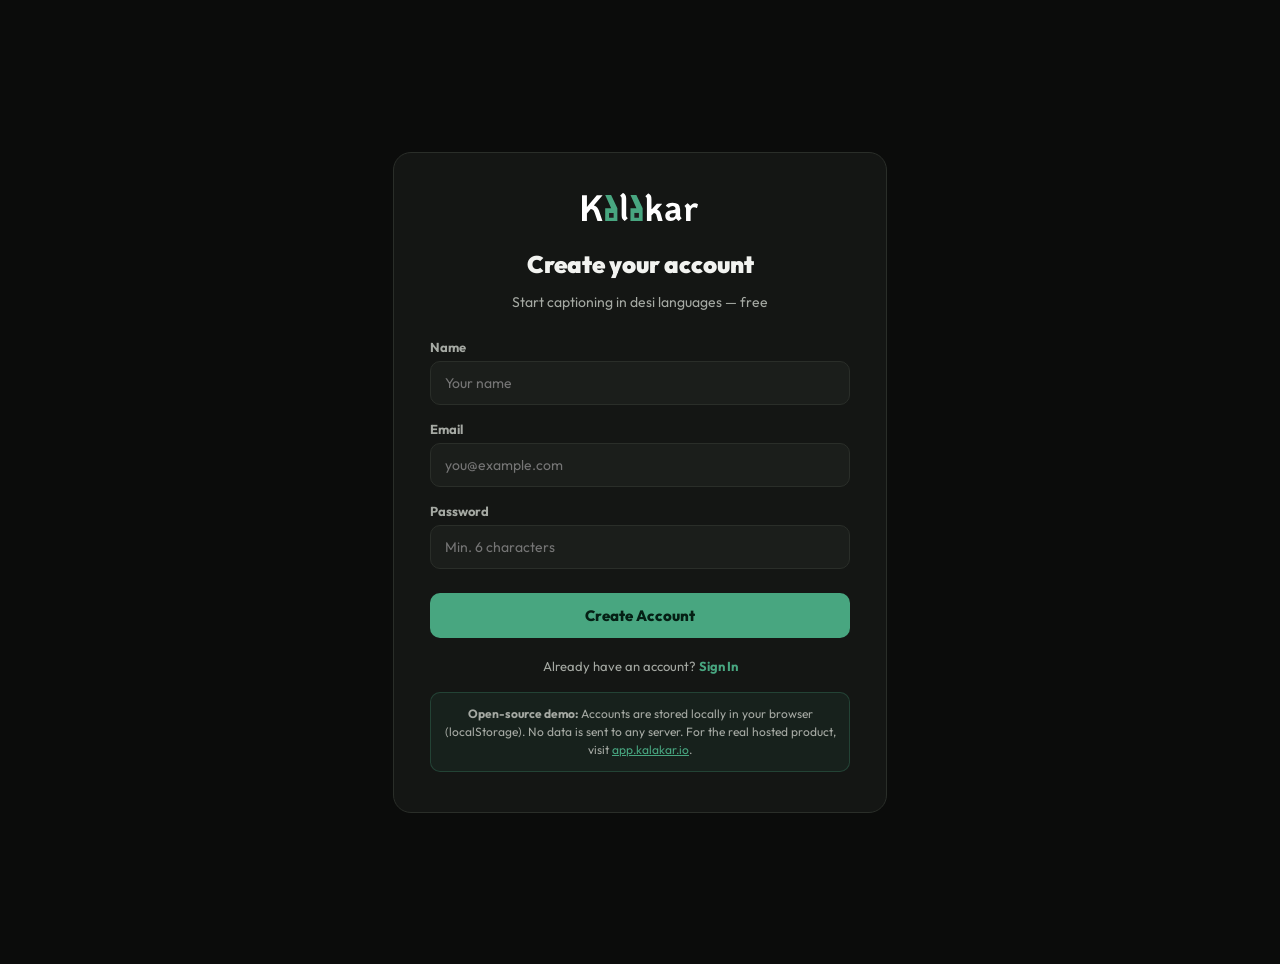
<file: signup.html>
<!DOCTYPE html>
<html lang="en" data-theme="dark">
<head>
    <meta charset="UTF-8">
    <meta name="viewport" content="width=device-width, initial-scale=1.0">
    <title>Sign Up — Kalakar</title>
    <link rel="stylesheet" href="https://fonts.googleapis.com/css2?family=Anton&family=Outfit:wght@400;600;800;900&display=swap">
    <link rel="stylesheet" href="css/auth.css">
</head>
<body class="auth-bg">
    <div class="auth-card">
        <div class="logo-row">
            <a href="/">
                <svg xmlns="http://www.w3.org/2000/svg" width="116" height="28" fill="none" viewBox="0 0 116 28" aria-label="Kalakar">
                    <path fill="#fff" d="M11.83 12.456q1.537.405 2.548 1.289 1.013.847 1.745 2.247.733 1.362 1.536 3.757L20.45 28h-4.956l-2.652-7.735q-.489-1.437-.908-2.174a3.4 3.4 0 0 0-1.116-1.289q-.733-.517-2.06-.736l-3.838 4.493V28H0V2.216h4.92V14.04l9.877-11.824h5.793z"/>
                    <path fill="#48A680" d="M29.1 2.105h-5.91l5.991 13.097h-5.99V28h12.185V15.202z"/>
                    <path fill="#1D1D1D" d="M27.09 19.94h4.549v4.802h-4.55z"/>
                    <path fill="#fff" d="M42.992 27.847a.31.31 0 0 1-.36.045q-1.624-.917-2.283-2.065-.699-1.253-.698-3.463V5.714q0-.993-.384-1.62-.286-.514-.972-1.102a.37.37 0 0 1-.015-.541L40.846.084a.31.31 0 0 1 .36-.045q1.624.92 2.284 2.103.698 1.215.698 3.425v16.65q0 .995.349 1.62.315.514 1.006 1.103a.366.366 0 0 1 .016.54z"/>
                    <path fill="#48A680" d="M54.372 2.105h-5.91l5.991 13.097h-5.99V28h12.185V15.202z"/>
                    <path fill="#1D1D1D" d="M52.362 19.94h4.55v4.802h-4.55z"/>
                    <path fill="#fff" d="M80.513 27.565c.058.219-.098.435-.313.435h-3.967a.33.33 0 0 1-.313-.251l-1.47-5.569q-.279-1.03-.837-1.51-.525-.485-1.729-.644a.31.31 0 0 0-.265.099l-2.066 2.213a.35.35 0 0 0-.093.24v5.079c0 .19-.145.343-.325.343h-3.887a.334.334 0 0 1-.325-.343v-21.5q0-.995-.384-1.62-.286-.514-.972-1.103a.37.37 0 0 1-.015-.541L66.119.526a.31.31 0 0 1 .36-.045q1.624.92 2.283 2.103.698 1.215.698 3.426v9.761c0 .308.355.46.558.239l4.79-5.218a.32.32 0 0 1 .234-.104h4.599c.288 0 .434.367.23.583l-4.601 4.92c-.177.188-.092.511.145.601q1.283.486 2.037 1.557.942 1.29 1.64 3.831zM98.094 22.217q0 .995.35 1.62.315.514 1.006 1.103a.366.366 0 0 1 .016.54l-2.567 2.367a.305.305 0 0 1-.36.045q-1.52-.864-2.258-2.072a.38.38 0 0 0-.612-.051 6.5 6.5 0 0 1-1.752 1.458q-1.326.773-3.28.773-2.478 0-3.944-1.326-1.466-1.364-1.466-3.83 0-2.211 1.082-3.39 1.117-1.216 2.548-1.657a16.7 16.7 0 0 1 3.176-.626l1.675-.185q1.011-.11 1.396-.368.418-.258.454-.847-.07-1.105-.699-1.879-.593-.773-2.303-.773-1.117 0-1.954.442-.743.392-1.515 1.22a.32.32 0 0 1-.427.046l-2.596-1.909a.34.34 0 0 1-.066-.484 6.6 6.6 0 0 1 2.335-1.857q1.536-.773 4.223-.773 7.538 0 7.538 6.446zm-8.306 2.357q1.814 0 2.792-.92a3.13 3.13 0 0 0 .978-2.321V20.28c0-.24-.23-.413-.451-.36q-.6.144-1.678.27l-1.047.11q-1.187.11-1.99.59-.802.443-.802 1.694 0 .958.593 1.474.593.515 1.605.515M112.978 10.246q1.689 0 2.893.892c.11.08.154.228.116.363l-.929 3.308a.335.335 0 0 1-.499.2 5 5 0 0 0-1.022-.49q-.663-.222-1.64-.222-2.285 0-3.299 3.19a.4.4 0 0 0-.017.107v10.063c0 .19-.145.343-.325.343h-3.887a.335.335 0 0 1-.325-.343V16.029q0-.995-.384-1.621-.285-.514-.972-1.102a.37.37 0 0 1-.015-.541l2.564-2.364a.31.31 0 0 1 .365-.043q1.049.612 1.688 1.287.425.449.707 1.006c.137.27.541.302.703.049a5.8 5.8 0 0 1 1.452-1.57q1.151-.885 2.826-.885"/>
                </svg>
            </a>
        </div>
        <h1>Create your account</h1>
        <p class="sub">Start captioning in desi languages — free</p>
        <form id="signup-form">
            <div class="auth-field">
                <label for="name">Name</label>
                <input type="text" id="name" required placeholder="Your name" autocomplete="name">
            </div>
            <div class="auth-field">
                <label for="email">Email</label>
                <input type="email" id="email" required placeholder="you@example.com" autocomplete="email">
            </div>
            <div class="auth-field">
                <label for="password">Password</label>
                <input type="password" id="password" required placeholder="Min. 6 characters" minlength="6" autocomplete="new-password">
            </div>
            <button type="submit" class="auth-btn">Create Account</button>
            <p class="auth-error" id="auth-error"></p>
        </form>
        <div class="auth-switch">
            Already have an account? <a href="/signin">Sign In</a>
        </div>
        <div class="auth-demo-note">
            <strong>Open-source demo:</strong> Accounts are stored locally in your browser (localStorage). No data is sent to any server. For the real hosted product, visit <a href="https://app.kalakar.io/signup" style="color:#48A680">app.kalakar.io</a>.
        </div>
    </div>
    <script>
        document.getElementById('signup-form').addEventListener('submit', (e) => {
            e.preventDefault();
            const name = document.getElementById('name').value.trim();
            const email = document.getElementById('email').value.trim().toLowerCase();
            const password = document.getElementById('password').value;
            const errEl = document.getElementById('auth-error');
            errEl.style.display = 'none';

            if (!name || !email || !password) {
                errEl.textContent = 'Please fill in all fields.';
                errEl.style.display = 'block';
                return;
            }
            if (password.length < 6) {
                errEl.textContent = 'Password must be at least 6 characters.';
                errEl.style.display = 'block';
                return;
            }

            let users = {};
            try {
                users = JSON.parse(localStorage.getItem('kalakar_users') || '{}');
            } catch (_) {
                users = {};
            }
            if (users[email]) {
                errEl.textContent = 'An account with this email already exists. Please sign in.';
                errEl.style.display = 'block';
                return;
            }

            users[email] = { name, password, created: Date.now() };
            localStorage.setItem('kalakar_users', JSON.stringify(users));
            localStorage.setItem('kalakar_session', JSON.stringify({ email, name, ts: Date.now() }));
            window.location.href = '/editor';
        });
    </script>
</body>
</html>
</file>
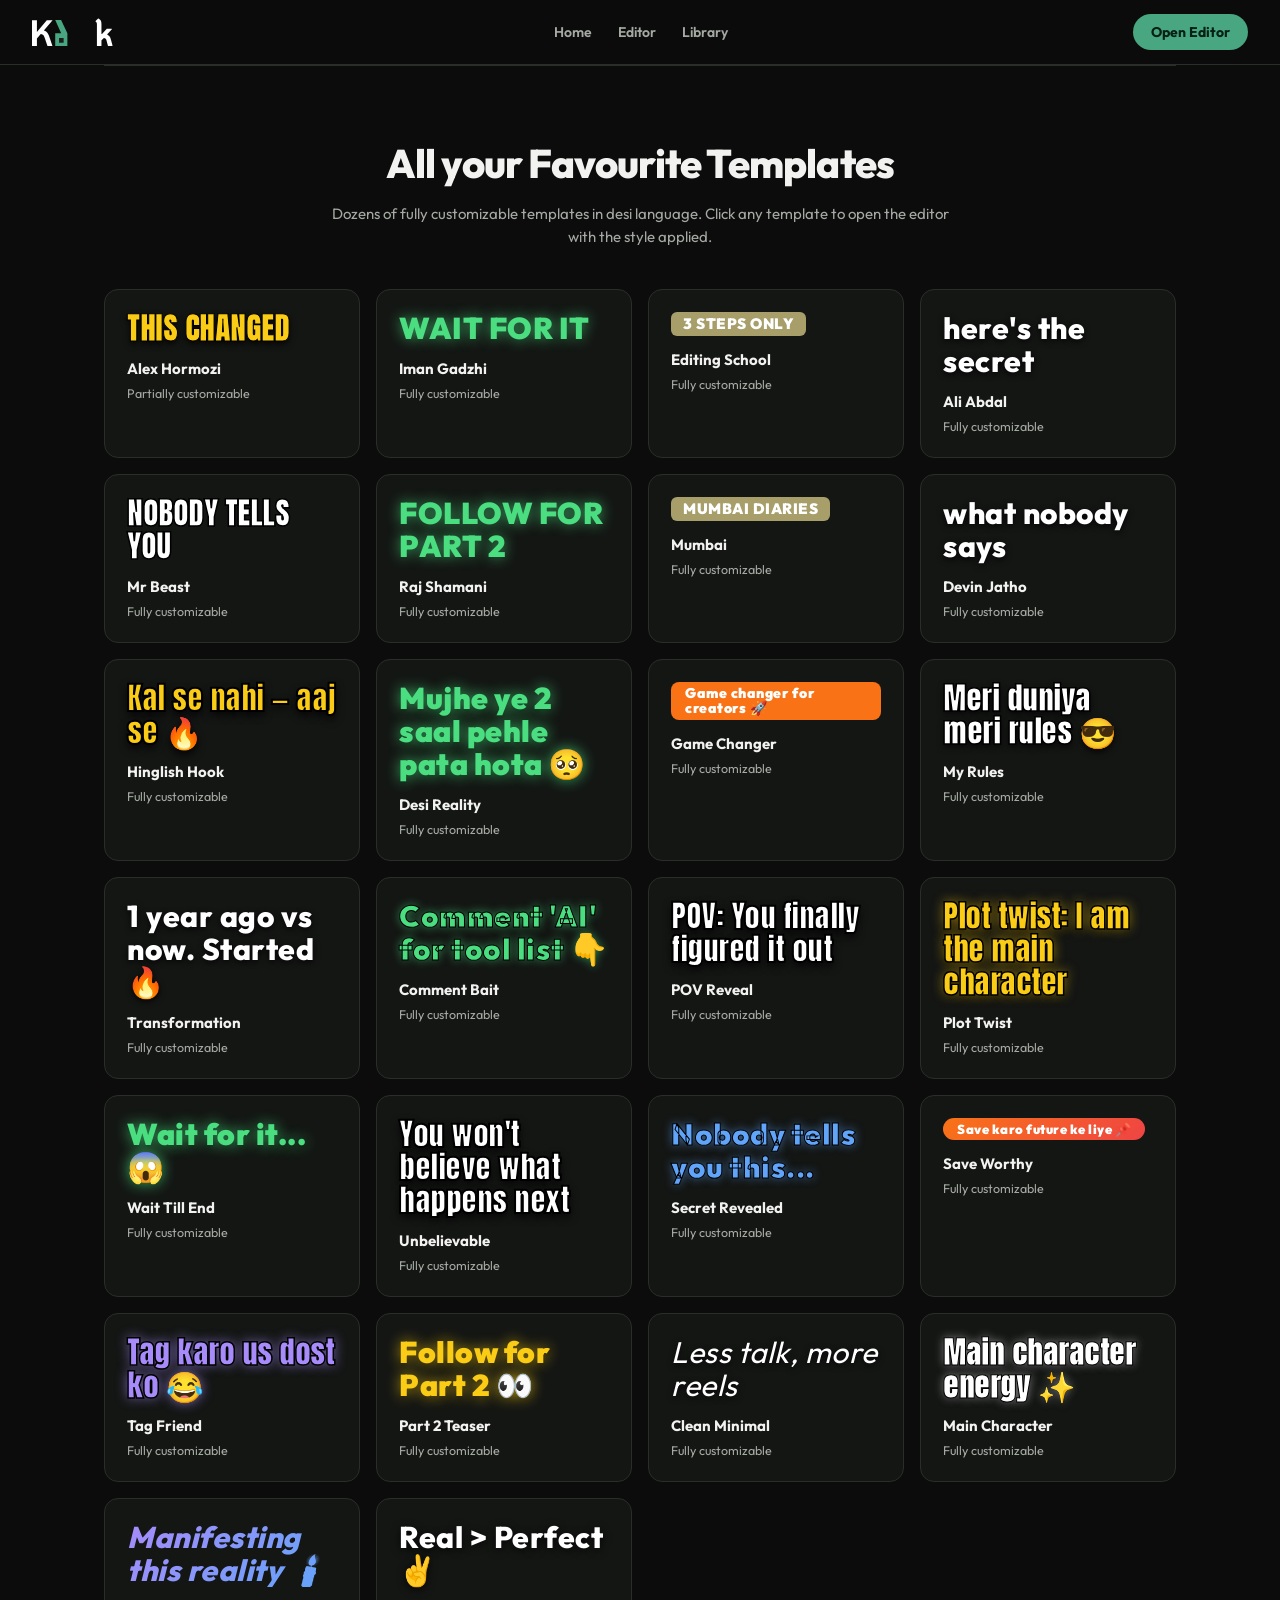
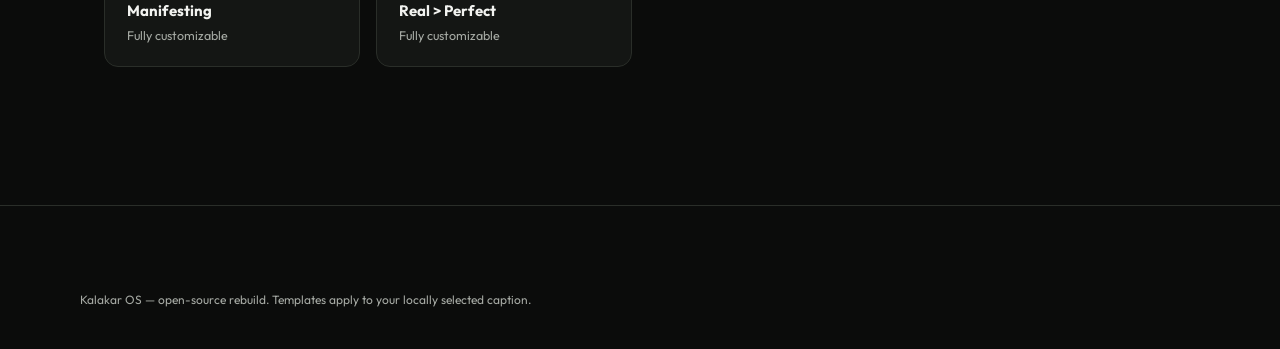
<file: templates.html>
<!DOCTYPE html>
<html lang="en" data-theme="dark">
<head>
    <meta charset="UTF-8">
    <meta name="viewport" content="width=device-width, initial-scale=1.0">
    <title>Kalakar — Templates</title>
    <link rel="stylesheet" href="https://fonts.googleapis.com/css2?family=Anton&family=Outfit:wght@600;800;900&family=JetBrains+Mono:wght@400;500;700&display=swap">
    <link rel="stylesheet" href="css/landing.css">
</head>
<body class="landing">
    <header class="landing-header">
        <a href="/" class="landing-logo">
            <svg xmlns="http://www.w3.org/2000/svg" width="116" height="28" fill="none" viewBox="0 0 116 28" aria-label="Kalakar">
                <path fill="#fff" d="M11.83 12.456q1.537.405 2.548 1.289 1.013.847 1.745 2.247.733 1.362 1.536 3.757L20.45 28h-4.956l-2.652-7.735q-.489-1.437-.908-2.174a3.4 3.4 0 0 0-1.116-1.289q-.733-.517-2.06-.736l-3.838 4.493V28H0V2.216h4.92V14.04l9.877-11.824h5.793z"/>
                <path fill="#48A680" d="M29.1 2.105h-5.91l5.991 13.097h-5.99V28h12.185V15.202z"/>
                <path fill="#1D1D1D" d="M27.09 19.94h4.549v4.802h-4.55z"/>
                <path fill="#fff" d="M80.513 27.565c.058.219-.098.435-.313.435h-3.967a.33.33 0 0 1-.313-.251l-1.47-5.569q-.279-1.03-.837-1.51-.525-.485-1.729-.644a.31.31 0 0 0-.265.099l-2.066 2.213a.35.35 0 0 0-.093.24v5.079c0 .19-.145.343-.325.343h-3.887a.334.334 0 0 1-.325-.343v-21.5q0-.995-.384-1.62-.286-.514-.972-1.103a.37.37 0 0 1-.015-.541L66.119.526a.31.31 0 0 1 .36-.045q1.624.92 2.283 2.103.698 1.215.698 3.426v9.761c0 .308.355.46.558.239l4.79-5.218a.32.32 0 0 1 .234-.104h4.599c.288 0 .434.367.23.583l-4.601 4.92c-.177.188-.092.511.145.601q1.283.486 2.037 1.557.942 1.29 1.64 3.831z"/>
            </svg>
        </a>
        <nav class="landing-nav">
            <a href="/">Home</a>
            <a href="/editor">Editor</a>
            <a href="/library">Library</a>
        </nav>
        <a href="/editor" class="landing-cta">Open Editor</a>
    </header>

    <main>
        <section>
            <h2>All your Favourite Templates</h2>
            <p class="section-sub">Dozens of fully customizable templates in desi language. Click any template to open the editor with the style applied.</p>
            <div class="template-grid" id="template-grid"></div>
        </section>
    </main>

    <footer class="landing-footer">
        <p class="footer-note">Kalakar OS — open-source rebuild. Templates apply to your locally selected caption.</p>
    </footer>

    <script src="js/landing.js"></script>
</body>
</html>
</file>
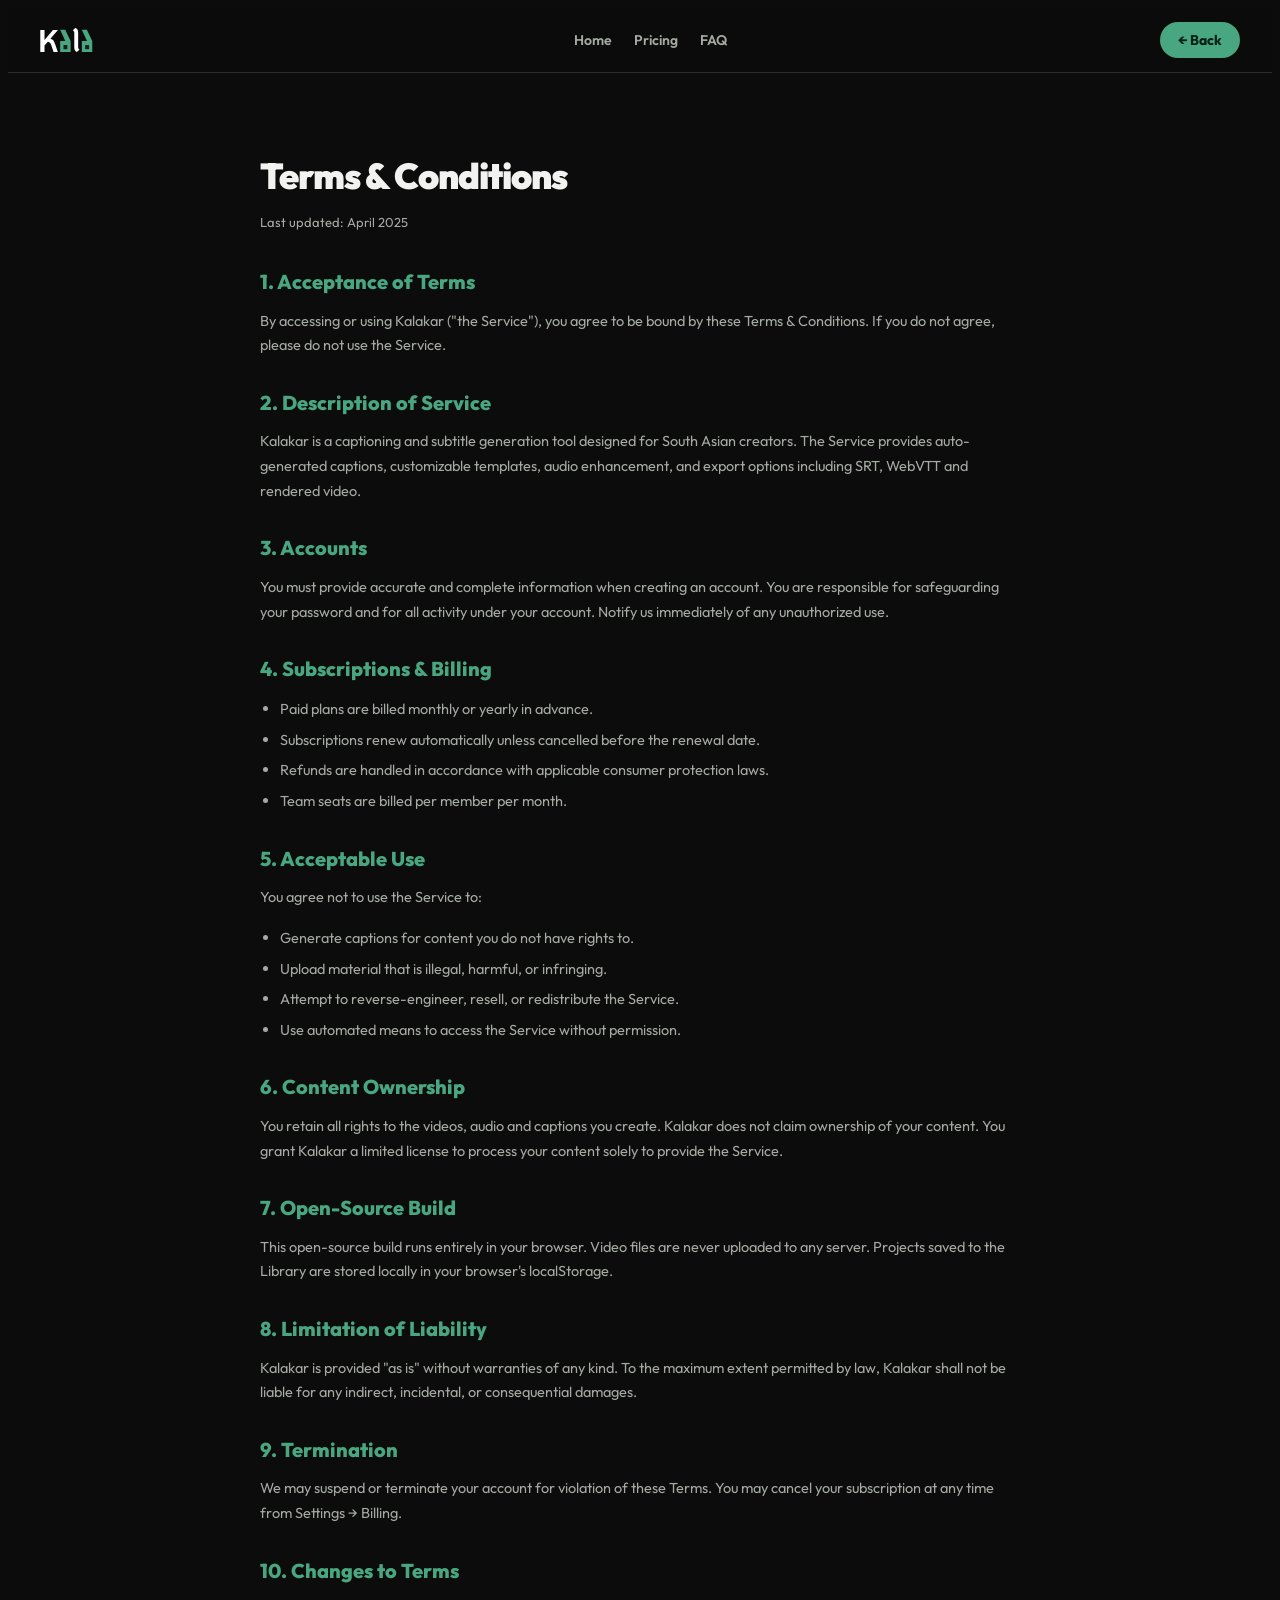
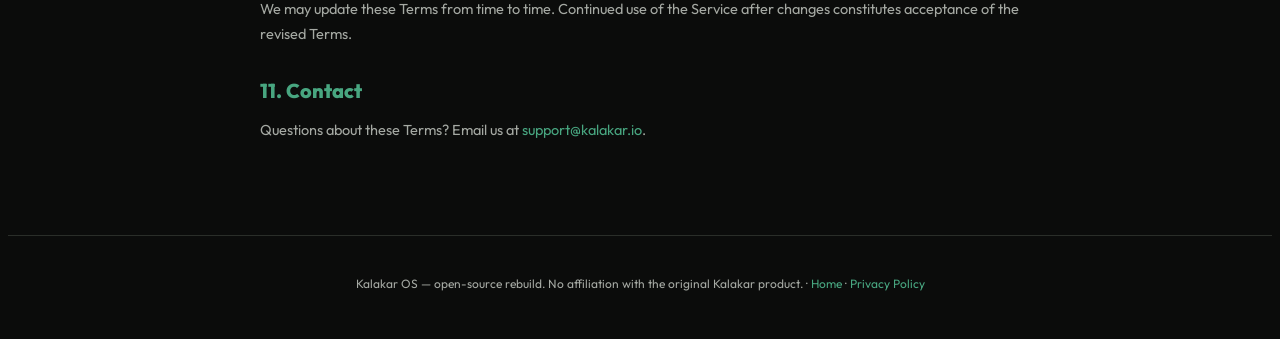
<file: termsandconditions.html>
<!DOCTYPE html>
<html lang="en" data-theme="dark">
<head>
    <meta charset="UTF-8">
    <meta name="viewport" content="width=device-width, initial-scale=1.0">
    <title>Terms &amp; Conditions — Kalakar</title>
    <link rel="stylesheet" href="https://fonts.googleapis.com/css2?family=Outfit:wght@400;600;800;900&display=swap">
    <link rel="stylesheet" href="css/legal.css">
</head>
<body class="legal-page">
    <header class="legal-header">
        <a href="/" class="logo-link">
            <svg xmlns="http://www.w3.org/2000/svg" width="100" height="24" fill="none" viewBox="0 0 116 28" aria-label="Kalakar">
                <path fill="#fff" d="M11.83 12.456q1.537.405 2.548 1.289 1.013.847 1.745 2.247.733 1.362 1.536 3.757L20.45 28h-4.956l-2.652-7.735q-.489-1.437-.908-2.174a3.4 3.4 0 0 0-1.116-1.289q-.733-.517-2.06-.736l-3.838 4.493V28H0V2.216h4.92V14.04l9.877-11.824h5.793z"/>
                <path fill="#48A680" d="M29.1 2.105h-5.91l5.991 13.097h-5.99V28h12.185V15.202z"/>
                <path fill="#1D1D1D" d="M27.09 19.94h4.549v4.802h-4.55z"/>
                <path fill="#fff" d="M42.992 27.847a.31.31 0 0 1-.36.045q-1.624-.917-2.283-2.065-.699-1.253-.698-3.463V5.714q0-.993-.384-1.62-.286-.514-.972-1.102a.37.37 0 0 1-.015-.541L40.846.084a.31.31 0 0 1 .36-.045q1.624.92 2.284 2.103.698 1.215.698 3.425v16.65q0 .995.349 1.62.315.514 1.006 1.103a.366.366 0 0 1 .016.54z"/>
                <path fill="#48A680" d="M54.372 2.105h-5.91l5.991 13.097h-5.99V28h12.185V15.202z"/>
                <path fill="#1D1D1D" d="M52.362 19.94h4.55v4.802h-4.55z"/>
            </svg>
        </a>
        <nav>
            <a href="/">Home</a>
            <a href="/#pricing">Pricing</a>
            <a href="/#faq">FAQ</a>
        </nav>
        <a href="/" class="back-btn">← Back</a>
    </header>
    <main class="legal-main">
        <h1>Terms &amp; Conditions</h1>
        <p class="updated">Last updated: April 2025</p>

        <h2>1. Acceptance of Terms</h2>
        <p>By accessing or using Kalakar ("the Service"), you agree to be bound by these Terms &amp; Conditions. If you do not agree, please do not use the Service.</p>

        <h2>2. Description of Service</h2>
        <p>Kalakar is a captioning and subtitle generation tool designed for South Asian creators. The Service provides auto-generated captions, customizable templates, audio enhancement, and export options including SRT, WebVTT and rendered video.</p>

        <h2>3. Accounts</h2>
        <p>You must provide accurate and complete information when creating an account. You are responsible for safeguarding your password and for all activity under your account. Notify us immediately of any unauthorized use.</p>

        <h2>4. Subscriptions &amp; Billing</h2>
        <ul>
            <li>Paid plans are billed monthly or yearly in advance.</li>
            <li>Subscriptions renew automatically unless cancelled before the renewal date.</li>
            <li>Refunds are handled in accordance with applicable consumer protection laws.</li>
            <li>Team seats are billed per member per month.</li>
        </ul>

        <h2>5. Acceptable Use</h2>
        <p>You agree not to use the Service to:</p>
        <ul>
            <li>Generate captions for content you do not have rights to.</li>
            <li>Upload material that is illegal, harmful, or infringing.</li>
            <li>Attempt to reverse-engineer, resell, or redistribute the Service.</li>
            <li>Use automated means to access the Service without permission.</li>
        </ul>

        <h2>6. Content Ownership</h2>
        <p>You retain all rights to the videos, audio and captions you create. Kalakar does not claim ownership of your content. You grant Kalakar a limited license to process your content solely to provide the Service.</p>

        <h2>7. Open-Source Build</h2>
        <p>This open-source build runs entirely in your browser. Video files are never uploaded to any server. Projects saved to the Library are stored locally in your browser's localStorage.</p>

        <h2>8. Limitation of Liability</h2>
        <p>Kalakar is provided "as is" without warranties of any kind. To the maximum extent permitted by law, Kalakar shall not be liable for any indirect, incidental, or consequential damages.</p>

        <h2>9. Termination</h2>
        <p>We may suspend or terminate your account for violation of these Terms. You may cancel your subscription at any time from Settings → Billing.</p>

        <h2>10. Changes to Terms</h2>
        <p>We may update these Terms from time to time. Continued use of the Service after changes constitutes acceptance of the revised Terms.</p>

        <h2>11. Contact</h2>
        <p>Questions about these Terms? Email us at <a href="mailto:support@kalakar.io">support@kalakar.io</a>.</p>
    </main>
    <footer class="legal-footer">
        <p>Kalakar OS — open-source rebuild. No affiliation with the original Kalakar product. · <a href="/">Home</a> · <a href="/privacypolicy">Privacy Policy</a></p>
    </footer>
</body>
</html>
</file>
<file: css/landing.css>
/* Kalakar landing page */
:root {
    --bg: #0B0C0B;
    --surface: #141614;
    --surface-2: #1B1E1B;
    --border: #2A2E29;
    --green: #48A680;
    --green-dark: #357F63;
    --text: #F2F3F0;
    --text-dim: #A5A9A3;
    --font-brand: 'Outfit', sans-serif;
    --font-body: 'Outfit', sans-serif;
    --font-mono: 'JetBrains Mono', monospace;
}

* { box-sizing: border-box; margin: 0; padding: 0; }

body.landing {
    background: var(--bg);
    color: var(--text);
    font-family: var(--font-body);
    overflow-x: hidden;
    display: block;
    height: auto;
}

.landing-header {
    position: sticky;
    top: 0;
    z-index: 100;
    display: flex;
    align-items: center;
    justify-content: space-between;
    padding: 14px 32px;
    background: rgba(11, 12, 11, 0.85);
    backdrop-filter: blur(12px);
    border-bottom: 1px solid var(--border);
}

.landing-logo { display: flex; align-items: center; }

.landing-nav { display: flex; gap: 26px; }

.landing-nav a {
    color: var(--text-dim);
    text-decoration: none;
    font-size: 14px;
    font-weight: 600;
    transition: color 0.15s;
}

.landing-nav a:hover { color: var(--text); }

.landing-cta {
    background: var(--green);
    color: #052015;
    font-weight: 700;
    font-size: 14px;
    padding: 9px 18px;
    border-radius: 999px;
    text-decoration: none;
    transition: filter 0.15s;
}

.landing-cta:hover { filter: brightness(1.15); }

main { max-width: 1120px; margin: 0 auto; padding: 0 24px; }

/* HERO */
.hero {
    text-align: center;
    padding: 88px 0 56px;
}

.hero h1 {
    font-size: clamp(38px, 5.6vw, 64px);
    font-weight: 900;
    line-height: 1.06;
    letter-spacing: -1.5px;
}

.hero-sub {
    margin: 22px auto 0;
    max-width: 560px;
    color: var(--text-dim);
    font-size: 17px;
    line-height: 1.5;
}

.hero-actions {
    display: flex;
    gap: 14px;
    justify-content: center;
    margin-top: 30px;
    flex-wrap: wrap;
}

.btn-primary {
    background: var(--green);
    color: #052015;
    font-weight: 800;
    font-size: 15px;
    padding: 13px 28px;
    border-radius: 999px;
    text-decoration: none;
    transition: filter 0.15s, transform 0.15s;
}

.btn-primary:hover { filter: brightness(1.15); transform: translateY(-1px); }

.btn-ghost {
    border: 1px solid var(--border);
    background: var(--surface);
    color: var(--text);
    font-weight: 600;
    font-size: 15px;
    padding: 13px 28px;
    border-radius: 999px;
    text-decoration: none;
    transition: border-color 0.15s, background 0.15s;
}

.btn-ghost:hover { border-color: var(--green); background: var(--surface-2); }

.hero-trust {
    display: flex;
    gap: 18px;
    justify-content: center;
    margin-top: 34px;
    flex-wrap: wrap;
}

.trust-badge, .trust-rating {
    background: var(--surface);
    border: 1px solid var(--border);
    color: var(--text-dim);
    font-size: 13px;
    padding: 8px 16px;
    border-radius: 999px;
}

.trust-badge strong, .trust-rating strong { color: var(--text); }
.trust-rating { color: #FACC15; }

/* SECTIONS */
section { padding: 64px 0; border-top: 1px solid var(--border); }

section h2 {
    font-size: clamp(26px, 3.4vw, 40px);
    font-weight: 800;
    letter-spacing: -0.8px;
    text-align: center;
}

.section-sub {
    text-align: center;
    color: var(--text-dim);
    margin: 14px auto 0;
    max-width: 620px;
    font-size: 15px;
    line-height: 1.55;
}

.section-note {
    text-align: center;
    color: var(--text-dim);
    font-size: 12px;
    margin-top: 18px;
    line-height: 1.7;
}

/* LANGUAGES */
.lang-grid {
    display: grid;
    grid-template-columns: repeat(auto-fill, minmax(130px, 1fr));
    gap: 10px;
    margin-top: 34px;
}

.lang-chip {
    background: var(--surface);
    border: 1px solid var(--border);
    border-radius: 10px;
    padding: 14px 10px;
    text-align: center;
    font-weight: 700;
    font-size: 14px;
    cursor: pointer;
    transition: border-color 0.15s, background 0.15s;
}

.lang-chip:hover, .lang-chip.active {
    border-color: var(--green);
    background: var(--surface-2);
}

.lang-chip small {
    display: block;
    color: var(--text-dim);
    font-weight: 500;
    font-size: 11px;
    margin-top: 4px;
    font-family: var(--font-mono);
}

/* CREATORS */
.creator-row {
    display: flex;
    flex-wrap: wrap;
    justify-content: center;
    gap: 12px 34px;
    margin-top: 34px;
}

.creator-row span {
    color: var(--text-dim);
    font-family: var(--font-mono);
    font-size: 13px;
    font-weight: 700;
    letter-spacing: 1px;
    text-transform: uppercase;
    opacity: 0.75;
    transition: opacity 0.15s, color 0.15s;
}

.creator-row span:hover { opacity: 1; color: var(--text); }

/* TEMPLATE GALLERY (landing + templates page) */
.template-grid {
    display: grid;
    grid-template-columns: repeat(auto-fill, minmax(240px, 1fr));
    gap: 16px;
    margin: 40px 0 26px;
}

.template-tile {
    display: block;
    background: var(--surface);
    border: 1px solid var(--border);
    border-radius: 14px;
    padding: 22px;
    text-decoration: none;
    color: var(--text);
    transition: border-color 0.15s, transform 0.15s;
}

.template-tile:hover {
    border-color: var(--green);
    transform: translateY(-2px);
}

.template-preview {
    display: block;
    font-size: 30px;
    font-weight: 900;
    line-height: 1.1;
    margin-bottom: 14px;
    letter-spacing: 0.5px;
}

.preview-anton { font-family: 'Anton', sans-serif; color: #FACC15; -webkit-text-stroke: 1px #000; text-shadow: 0 3px 6px rgba(0,0,0,0.8); }
.preview-neon { font-family: 'Outfit', sans-serif; color: #4ADE80; text-shadow: 0 0 14px rgba(74,222,128,0.7); }
.preview-box { font-family: 'Outfit', sans-serif; background: #a79e6a; color: #fff; padding: 4px 12px; border-radius: 6px; font-size: 15px; display: inline-block; }
.preview-clean { font-family: 'Outfit', sans-serif; color: #fff; text-shadow: 0 2px 6px rgba(0,0,0,0.9); font-weight: 800; }
.preview-hook { font-family: 'Anton', sans-serif; color: #fff; -webkit-text-stroke: 1.5px #000; }

/* Hinglish Hook - Yellow highlight, thick black stroke */
.preview-hinglish { 
  font-family: 'Anton', sans-serif; 
  color: #FACC15; 
  -webkit-text-stroke: 2px #000; 
  text-shadow: 0 4px 8px rgba(0,0,0,0.9); 
}

/* Desi Reality - Neon green glow */
.preview-desireality { 
  font-family: 'Outfit', sans-serif; 
  color: #4ADE80; 
  text-shadow: 0 0 14px rgba(74,222,128,0.8), 0 2px 4px rgba(0,0,0,0.6); 
}

/* Game Changer - Boxed pill with orange */
.preview-gamechanger { 
  font-family: 'Outfit', sans-serif; 
  background: #F97316; 
  color: #fff; 
  padding: 4px 14px; 
  border-radius: 8px; 
  font-size: 14px; 
  display: inline-block; 
}

/* My Rules - Bold, confident */
.preview-myrules { 
  font-family: 'Anton', sans-serif; 
  color: #fff; 
  -webkit-text-stroke: 1.5px #000; 
  text-shadow: 0 3px 6px rgba(0,0,0,0.8); 
}

/* Transformation - Clean, progress */
.preview-transform { 
  font-family: 'Outfit', sans-serif; 
  color: #fff; 
  text-shadow: 0 2px 6px rgba(0,0,0,0.9); 
  font-weight: 800; 
}

/* Comment Bait - Neon CTA */
.preview-commentbait { 
  font-family: 'Outfit', sans-serif; 
  color: #4ADE80; 
  -webkit-text-stroke: 1px #000; 
  text-shadow: 0 0 10px rgba(74,222,128,0.6); 
}

/* Viral Hook Styles - Phase 2 */

/* POV Reveal - Bold pattern interrupt */
.preview-pov { 
  font-family: 'Anton', sans-serif; 
  color: #fff; 
  -webkit-text-stroke: 2px #000; 
  text-shadow: 0 4px 8px rgba(0,0,0,0.9); 
}

/* Plot Twist - Surprise revelation */
.preview-plottwist { 
  font-family: 'Anton', sans-serif; 
  color: #FACC15; 
  -webkit-text-stroke: 1.5px #000; 
  text-shadow: 0 0 12px rgba(250,204,21,0.6), 0 3px 6px rgba(0,0,0,0.8); 
}

/* Wait Till End - Anticipation builder */
.preview-waitend { 
  font-family: 'Outfit', sans-serif; 
  color: #4ADE80; 
  text-shadow: 0 0 14px rgba(74,222,128,0.8), 0 2px 4px rgba(0,0,0,0.6); 
}

/* Unbelievable - Shock/surprise hook */
.preview-unbelievable { 
  font-family: 'Anton', sans-serif; 
  color: #fff; 
  -webkit-text-stroke: 2px #000; 
  text-shadow: 0 4px 8px rgba(0,0,0,0.9); 
}

/* Secret Revealed - Insider knowledge */
.preview-secret { 
  font-family: 'Outfit', sans-serif; 
  color: #60A5FA; 
  -webkit-text-stroke: 1px #000; 
  text-shadow: 0 0 10px rgba(96,165,250,0.6); 
}

/* Engagement Styles - Phase 3 */

/* Save Worthy - Save-driving caption */
.preview-saveworthy { 
  font-family: 'Outfit', sans-serif; 
  background: linear-gradient(135deg, #F97316, #EF4444); 
  color: #fff; 
  padding: 4px 14px; 
  border-radius: 999px; 
  font-size: 13px; 
  display: inline-block; 
}

/* Tag Friend - Viral sharing prompt */
.preview-tagfriend { 
  font-family: 'Anton', sans-serif; 
  color: #A78BFA; 
  -webkit-text-stroke: 1.5px #000; 
  text-shadow: 0 0 12px rgba(167,139,250,0.7); 
}

/* Part 2 Teaser - Series continuation */
.preview-part2 { 
  font-family: 'Outfit', sans-serif; 
  color: #FACC15; 
  text-shadow: 0 0 14px rgba(250,204,21,0.7), 0 2px 4px rgba(0,0,0,0.6); 
}

/* Aesthetic Styles - Phase 3 */

/* Clean Minimal - Unbothered aesthetic */
.preview-minimal { 
  font-family: 'Outfit', sans-serif; 
  color: #fff; 
  font-weight: 400; 
  font-style: italic; 
  text-shadow: 0 2px 6px rgba(0,0,0,0.8); 
}

/* Main Character - Confidence energy */
.preview-mainchar { 
  font-family: 'Anton', sans-serif; 
  color: #fff; 
  -webkit-text-stroke: 1px #000; 
  text-shadow: 0 0 10px rgba(255,255,255,0.5), 0 3px 6px rgba(0,0,0,0.7); 
}

/* Manifesting - Spiritual/aspirational */
.preview-manifesting { 
  font-family: 'Outfit', sans-serif; 
  background: linear-gradient(135deg, #A78BFA, #60A5FA); 
  -webkit-background-clip: text; 
  -webkit-text-fill-color: transparent; 
  background-clip: text; 
  font-weight: 800; 
  font-style: italic; 
}

/* Real > Perfect - Authenticity vibe */
.preview-realperfect { 
  font-family: 'Outfit', sans-serif; 
  color: #fff; 
  font-weight: 800; 
  text-shadow: 0 2px 8px rgba(0,0,0,0.8); 
}

.template-tile h3 { font-size: 15px; font-weight: 700; margin-bottom: 4px; }
.template-tile small { color: var(--text-dim); font-size: 12.5px; }

/* PLUGINS */
.plugin-cards {
    display: grid;
    grid-template-columns: repeat(auto-fit, minmax(280px, 1fr));
    gap: 16px;
    margin-top: 36px;
}

.plugin-card {
    background: var(--surface);
    border: 1px solid var(--border);
    border-radius: 14px;
    padding: 28px;
    text-align: center;
}

.plugin-card h3 { font-size: 20px; font-weight: 800; margin-bottom: 8px; }
.plugin-card .compat { color: var(--green); font-weight: 700; font-size: 13px; margin-bottom: 6px; }
.plugin-card p { color: var(--text-dim); font-size: 13px; }

/* EXPORT / AUDIO CARDS */
.export-cards, .audio-cards {
    display: grid;
    grid-template-columns: repeat(auto-fit, minmax(220px, 1fr));
    gap: 16px;
    margin-top: 36px;
}

.export-card, .audio-card {
    background: var(--surface);
    border: 1px solid var(--border);
    border-radius: 14px;
    padding: 26px;
    text-align: center;
}

.export-card strong, .audio-card strong { display: block; font-size: 17px; font-weight: 800; margin-bottom: 6px; }
.export-card span, .audio-card span { color: var(--text-dim); font-size: 13px; }

.audio-compare { text-align: center; margin-top: 30px; font-size: 18px; }
.audio-compare .arrow { color: var(--green); margin: 0 14px; font-weight: 800; }

/* ABOUT */
.about-points {
    display: grid;
    grid-template-columns: repeat(auto-fit, minmax(260px, 1fr));
    gap: 16px;
    margin-top: 36px;
}

.about-point {
    background: var(--surface);
    border: 1px solid var(--border);
    border-radius: 14px;
    padding: 26px;
}

.about-point strong { display: block; font-size: 16px; font-weight: 800; margin-bottom: 8px; color: var(--green); }
.about-point p { color: var(--text-dim); font-size: 13.5px; line-height: 1.6; }

/* TESTIMONIALS */
.testimonial-grid {
    display: grid;
    grid-template-columns: repeat(auto-fit, minmax(250px, 1fr));
    gap: 16px;
    margin-top: 40px;
}

.testimonial-card {
    background: var(--surface);
    border: 1px solid var(--border);
    border-radius: 14px;
    padding: 24px;
}

.testimonial-card p { color: var(--text); font-size: 14px; line-height: 1.6; }
.testimonial-card p.t-stars { color: #FACC15; letter-spacing: 3px; margin-bottom: 12px; }

.t-author { margin-top: 16px; display: flex; flex-direction: column; gap: 2px; }
.t-author strong { font-size: 13px; }
.t-author span { color: var(--text-dim); font-size: 12px; }

/* BILLING TOGGLE */
.billing-toggle {
    display: flex;
    justify-content: center;
    gap: 6px;
    margin: 30px 0 8px;
    background: var(--surface);
    border: 1px solid var(--border);
    border-radius: 999px;
    padding: 5px;
    width: max-content;
    margin-left: auto;
    margin-right: auto;
}

.bill-btn {
    background: transparent;
    border: none;
    color: var(--text-dim);
    font-weight: 700;
    font-size: 13px;
    padding: 9px 20px;
    border-radius: 999px;
    cursor: pointer;
    display: flex;
    align-items: center;
    gap: 8px;
    transition: all 0.15s;
}

.bill-btn.active { background: var(--green); color: #052015; }

.save-tag {
    background: rgba(5, 32, 21, 0.2);
    font-size: 10px;
    padding: 3px 8px;
    border-radius: 999px;
    letter-spacing: 0.5px;
}

.bill-btn.active .save-tag { background: rgba(5, 32, 21, 0.18); }
.pricing-grid {
    display: grid;
    grid-template-columns: repeat(auto-fit, minmax(280px, 1fr));
    gap: 18px;
    margin-top: 44px;
    align-items: stretch;
}

.price-card {
    position: relative;
    background: var(--surface);
    border: 1px solid var(--border);
    border-radius: 18px;
    padding: 30px 26px;
    display: flex;
    flex-direction: column;
}

.price-card.popular { border-color: var(--green); background: linear-gradient(180deg, rgba(72,166,128,0.10), rgba(72,166,128,0.02)); }

.popular-tag {
    position: absolute;
    top: -12px;
    left: 50%;
    transform: translateX(-50%);
    background: var(--green);
    color: #052015;
    font-size: 11px;
    font-weight: 800;
    padding: 4px 12px;
    border-radius: 999px;
    white-space: nowrap;
}

.price-card h3 { font-size: 18px; font-weight: 800; }

.price {
    font-size: 40px;
    font-weight: 900;
    margin: 14px 0 20px;
    letter-spacing: -1px;
}

.price span { font-size: 13px; color: var(--text-dim); font-weight: 500; letter-spacing: 0; }

.price-card ul { list-style: none; margin-bottom: 26px; flex: 1; }

.price-card li {
    color: var(--text-dim);
    font-size: 13.5px;
    padding: 7px 0 7px 22px;
    position: relative;
    border-bottom: 1px solid var(--border);
    line-height: 1.45;
}

.price-card li::before {
    content: '✓';
    position: absolute;
    left: 0;
    color: var(--green);
    font-weight: 800;
}

/* FAQ */
.faq details {
    background: var(--surface);
    border: 1px solid var(--border);
    border-radius: 12px;
    margin-top: 12px;
    padding: 18px 22px;
}

.faq summary {
    cursor: pointer;
    font-weight: 700;
    font-size: 15px;
    list-style: none;
}

.faq summary::before { content: '+ '; color: var(--green); }

.faq details[open] summary::before { content: '− '; }

.faq p { color: var(--text-dim); font-size: 14px; margin-top: 12px; line-height: 1.6; }

/* FOOTER */
.landing-footer {
    border-top: 1px solid var(--border);
    margin-top: 40px;
    padding: 48px 32px 40px;
}

.footer-grid {
    max-width: 1120px;
    margin: 0 auto;
    display: grid;
    grid-template-columns: repeat(auto-fit, minmax(180px, 1fr));
    gap: 28px;
}

.footer-grid h4 { font-size: 13px; font-weight: 800; margin-bottom: 14px; text-transform: uppercase; letter-spacing: 1px; }
.footer-grid a { display: block; color: var(--text-dim); text-decoration: none; font-size: 14px; padding: 5px 0; }
.footer-grid a:hover { color: var(--green); }

.footer-note {
    max-width: 1120px;
    margin: 36px auto 0;
    color: var(--text-dim);
    font-size: 12px;
    line-height: 1.6;
}

@media (max-width: 760px) {
    .landing-nav { display: none; }
}

/* ---- Creator logos ---- */
.creator-row {
    display: flex;
    flex-wrap: wrap;
    gap: 12px 28px;
    justify-content: center;
    margin-top: 36px;
}
.creator-logo {
    font-family: 'Outfit', sans-serif;
    font-weight: 800;
    font-size: 18px;
    color: var(--text-dim);
    opacity: 0.75;
    letter-spacing: -0.5px;
    transition: opacity 0.15s, color 0.15s;
    white-space: nowrap;
}
.creator-logo:hover { opacity: 1; color: var(--text); }

/* ---- About story ---- */
.about-story {
    max-width: 760px;
    margin: 36px auto 0;
}
.about-story p {
    color: var(--text-dim);
    font-size: 15px;
    line-height: 1.7;
    margin-bottom: 18px;
}

/* ---- Plugin download buttons ---- */
.plugin-download-row {
    display: flex;
    gap: 14px;
    justify-content: center;
    margin-top: 30px;
    flex-wrap: wrap;
}
.plugin-dl-btn {
    display: inline-flex;
    align-items: center;
    gap: 10px;
    background: var(--surface);
    border: 1px solid var(--border);
    border-radius: 12px;
    padding: 14px 28px;
    color: var(--text);
    text-decoration: none;
    font-weight: 700;
    font-size: 15px;
    transition: border-color 0.15s, background 0.15s;
}
.plugin-dl-btn:hover { border-color: var(--green); background: var(--surface-2); }

/* ---- Plugin screenshots (mock UI) ---- */
.plugin-screenshots {
    display: grid;
    grid-template-columns: repeat(auto-fit, minmax(300px, 1fr));
    gap: 24px;
    margin-top: 40px;
}
.plugin-shot p {
    text-align: center;
    color: var(--text-dim);
    font-size: 13px;
    margin-top: 12px;
    font-weight: 600;
}
.shot-mock {
    background: #1a1a1a;
    border: 1px solid var(--border);
    border-radius: 12px;
    overflow: hidden;
}
.shot-mock.resolve { background: #141022; }
.shot-titlebar {
    display: flex;
    gap: 6px;
    padding: 10px 14px;
    background: rgba(255,255,255,0.04);
    border-bottom: 1px solid var(--border);
}
.shot-titlebar span {
    width: 10px; height: 10px;
    border-radius: 50%;
    background: #333;
}
.shot-titlebar span:nth-child(1) { background: #ef4444; }
.shot-titlebar span:nth-child(2) { background: #f59e0b; }
.shot-titlebar span:nth-child(3) { background: #22c55e; }
.shot-body { display: flex; min-height: 160px; }
.shot-panel {
    width: 45%;
    padding: 14px;
    display: flex;
    flex-direction: column;
    gap: 8px;
    border-right: 1px solid var(--border);
}
.shot-row {
    font-size: 12px;
    padding: 7px 10px;
    border-radius: 6px;
    color: var(--text-dim);
    background: rgba(255,255,255,0.03);
}
.shot-row.active { color: var(--text); background: rgba(72,166,128,0.15); }
.shot-row.accent { color: #052015; background: var(--green); font-weight: 700; }
.shot-timeline {
    flex: 1;
    position: relative;
    padding: 30px 14px;
    background: rgba(0,0,0,0.3);
}
.shot-cap {
    position: absolute;
    top: 50%;
    transform: translateY(-50%);
    background: #facc15;
    color: #000;
    font-size: 10px;
    font-weight: 800;
    padding: 4px 8px;
    border-radius: 4px;
    text-align: center;
    white-space: nowrap;
    overflow: hidden;
}
.shot-cap.gold { background: linear-gradient(135deg,#facc15,#f59e0b); }

/* ---- Audio compare widget ---- */
.audio-compare-widget {
    display: flex;
    align-items: center;
    justify-content: center;
    gap: 24px;
    margin-top: 36px;
    flex-wrap: wrap;
}
.ac-side { text-align: center; }
.ac-label {
    display: block;
    font-size: 13px;
    font-weight: 700;
    color: #ef4444;
    margin-bottom: 8px;
}
.ac-label.enhanced { color: #10b981; }
.ac-wave {
    background: var(--surface);
    border: 1px solid var(--border);
    border-radius: 10px;
}
.ac-arrow { font-size: 28px; font-weight: 800; color: var(--green); }

/* ---- Testimonial avatar ---- */
.t-author { flex-direction: row; align-items: center; gap: 12px; margin-bottom: 14px; margin-top: 0; }
.t-avatar {
    width: 42px; height: 42px;
    border-radius: 50%;
    display: flex; align-items: center; justify-content: center;
    font-weight: 800; font-size: 16px; color: #fff;
    flex-shrink: 0;
}
.t-author > div { display: flex; flex-direction: column; }

/* ---- Footer top ---- */
.footer-top {
    max-width: 1120px;
    margin: 0 auto 36px;
    display: flex;
    align-items: center;
    justify-content: space-between;
    flex-wrap: wrap;
    gap: 16px;
}
.footer-tagline {
    color: var(--text-dim);
    font-size: 14px;
    line-height: 1.5;
    text-align: right;
}
.footer-note-sm { color: var(--text-dim); font-size: 13px; margin-bottom: 12px; line-height: 1.5; }
.btn-ghost.small { display: inline-block; padding: 7px 16px; font-size: 13px; }

/* ---- 4-column pricing ---- */
.pricing-grid.four {
    grid-template-columns: repeat(auto-fit, minmax(250px, 1fr));
}
.pricing-grid.four .price { font-size: 34px; }

/* ---- Accuracy quote ---- */
.accuracy h2 {
    font-size: clamp(24px, 3.5vw, 38px);
    font-weight: 800;
    text-align: center;
    line-height: 1.3;
    color: var(--text);
}

/* ---- Section spacing ---- */
section { padding: 72px 0; }
section + section { border-top: 1px solid var(--border); }
</file>
<file: css/legal.css>
/* Kalakar legal / info pages */
body.legal-page {
    background: #0B0C0B;
    color: #F2F3F0;
    font-family: 'Outfit', sans-serif;
    min-height: 100vh;
    display: block;
    height: auto;
}
.legal-header {
    position: sticky; top: 0; z-index: 100;
    display: flex; align-items: center; justify-content: space-between;
    padding: 14px 32px;
    background: rgba(11, 12, 11, 0.85);
    backdrop-filter: blur(12px);
    border-bottom: 1px solid #2A2E29;
}
.legal-header a.logo-link { display: flex; align-items: center; text-decoration: none; }
.legal-header nav { display: flex; gap: 22px; }
.legal-header nav a { color: #A5A9A3; text-decoration: none; font-size: 14px; font-weight: 600; }
.legal-header nav a:hover { color: #F2F3F0; }
.legal-header .back-btn {
    background: #48A680; color: #052015; font-weight: 700; font-size: 14px;
    padding: 9px 18px; border-radius: 999px; text-decoration: none;
}
.legal-main {
    max-width: 760px;
    margin: 0 auto;
    padding: 56px 24px 80px;
}
.legal-main h1 {
    font-size: 36px; font-weight: 900; margin-bottom: 8px; letter-spacing: -1px;
}
.legal-main .updated { color: #A5A9A3; font-size: 13px; margin-bottom: 36px; }
.legal-main h2 {
    font-size: 20px; font-weight: 800; margin: 32px 0 12px; color: #48A680;
}
.legal-main p, .legal-main li {
    color: #A5A9A3; font-size: 14.5px; line-height: 1.7; margin-bottom: 12px;
}
.legal-main ul { padding-left: 20px; margin-bottom: 16px; }
.legal-main li { margin-bottom: 6px; }
.legal-main a { color: #48A680; text-decoration: none; }
.legal-main a:hover { text-decoration: underline; }
.legal-footer {
    border-top: 1px solid #2A2E29;
    padding: 28px 32px;
    text-align: center;
    color: #A5A9A3;
    font-size: 12px;
}
.legal-footer a { color: #48A680; text-decoration: none; }

/* Delete account specific */
.danger-zone {
    background: rgba(239, 68, 68, 0.08);
    border: 1px solid rgba(239, 68, 68, 0.3);
    border-radius: 14px;
    padding: 28px;
    margin-top: 24px;
}
.danger-zone h2 { color: #ef4444; margin-top: 0; }
.danger-btn {
    background: #ef4444; color: #fff; border: none; border-radius: 10px;
    padding: 12px 28px; font-size: 15px; font-weight: 700; cursor: pointer;
    font-family: 'Outfit', sans-serif; margin-top: 12px;
}
.danger-btn:hover { filter: brightness(1.1); }

/* Blog list */
.blog-grid {
    display: grid;
    grid-template-columns: repeat(auto-fill, minmax(280px, 1fr));
    gap: 20px;
    margin-top: 36px;
}
.blog-card {
    background: #141614; border: 1px solid #2A2E29; border-radius: 14px;
    padding: 24px; text-decoration: none; color: #F2F3F0;
    transition: border-color 0.15s;
    display: block;
}
.blog-card:hover { border-color: #48A680; }
.blog-card .blog-tag {
    display: inline-block; background: rgba(72,166,128,0.15); color: #48A680;
    font-size: 11px; font-weight: 700; padding: 3px 10px; border-radius: 999px;
    margin-bottom: 12px;
}
.blog-card h3 { font-size: 17px; font-weight: 800; margin-bottom: 8px; line-height: 1.3; }
.blog-card p { color: #A5A9A3; font-size: 13.5px; line-height: 1.5; }
.blog-card .blog-date { color: #A5A9A3; font-size: 12px; margin-top: 14px; }

/* Languages page */
.lang-full-grid {
    display: grid;
    grid-template-columns: repeat(auto-fill, minmax(200px, 1fr));
    gap: 14px;
    margin-top: 36px;
}
.lang-full-card {
    background: #141614; border: 1px solid #2A2E29; border-radius: 12px;
    padding: 20px; text-decoration: none; color: #F2F3F0;
    transition: border-color 0.15s;
}
.lang-full-card:hover { border-color: #48A680; }
.lang-full-card .native { font-size: 22px; font-weight: 800; margin-bottom: 4px; }
.lang-full-card .name { color: #A5A9A3; font-size: 14px; font-weight: 600; }
.lang-full-card .code { color: #48A680; font-size: 12px; font-weight: 700; margin-top: 8px; }
</file>
<file: css/auth.css>
/* Kalakar auth pages */
.auth-bg {
    min-height: 100vh;
    display: flex;
    align-items: center;
    justify-content: center;
    background: #0B0C0B;
    font-family: 'Outfit', sans-serif;
    padding: 24px;
}
.auth-card {
    width: 100%;
    max-width: 420px;
    background: #141614;
    border: 1px solid #2A2E29;
    border-radius: 18px;
    padding: 40px 36px;
}
.auth-card .logo-row {
    display: flex;
    justify-content: center;
    margin-bottom: 24px;
}
.auth-card h1 {
    font-size: 24px;
    font-weight: 900;
    text-align: center;
    color: #F2F3F0;
    margin-bottom: 6px;
}
.auth-card .sub {
    text-align: center;
    color: #A5A9A3;
    font-size: 14px;
    margin-bottom: 28px;
}
.auth-field { margin-bottom: 16px; }
.auth-field label {
    display: block;
    font-size: 13px;
    font-weight: 700;
    color: #A5A9A3;
    margin-bottom: 6px;
}
.auth-field input {
    width: 100%;
    background: #1B1E1B;
    border: 1px solid #2A2E29;
    border-radius: 10px;
    padding: 12px 14px;
    color: #F2F3F0;
    font-size: 14px;
    font-family: 'Outfit', sans-serif;
    outline: none;
    transition: border-color 0.15s;
    box-sizing: border-box;
}
.auth-field input:focus { border-color: #48A680; }
.auth-btn {
    width: 100%;
    background: #48A680;
    color: #052015;
    border: none;
    border-radius: 10px;
    padding: 13px;
    font-size: 15px;
    font-weight: 800;
    font-family: 'Outfit', sans-serif;
    cursor: pointer;
    margin-top: 8px;
    transition: filter 0.15s;
}
.auth-btn:hover { filter: brightness(1.1); }
.auth-divider {
    text-align: center;
    color: #A5A9A3;
    font-size: 12px;
    margin: 20px 0;
    position: relative;
}
.auth-divider::before, .auth-divider::after {
    content: '';
    position: absolute;
    top: 50%;
    width: 40%;
    height: 1px;
    background: #2A2E29;
}
.auth-divider::before { left: 0; }
.auth-divider::after { right: 0; }
.auth-switch {
    text-align: center;
    font-size: 13px;
    color: #A5A9A3;
    margin-top: 20px;
}
.auth-switch a { color: #48A680; text-decoration: none; font-weight: 700; }
.auth-switch a:hover { text-decoration: underline; }
.auth-demo-note {
    margin-top: 18px;
    padding: 12px;
    background: rgba(72,166,128,0.08);
    border: 1px solid rgba(72,166,128,0.25);
    border-radius: 10px;
    font-size: 12px;
    color: #A5A9A3;
    text-align: center;
    line-height: 1.5;
}
.auth-error {
    color: #ef4444;
    font-size: 13px;
    margin-top: 8px;
    text-align: center;
    display: none;
}
</file>
